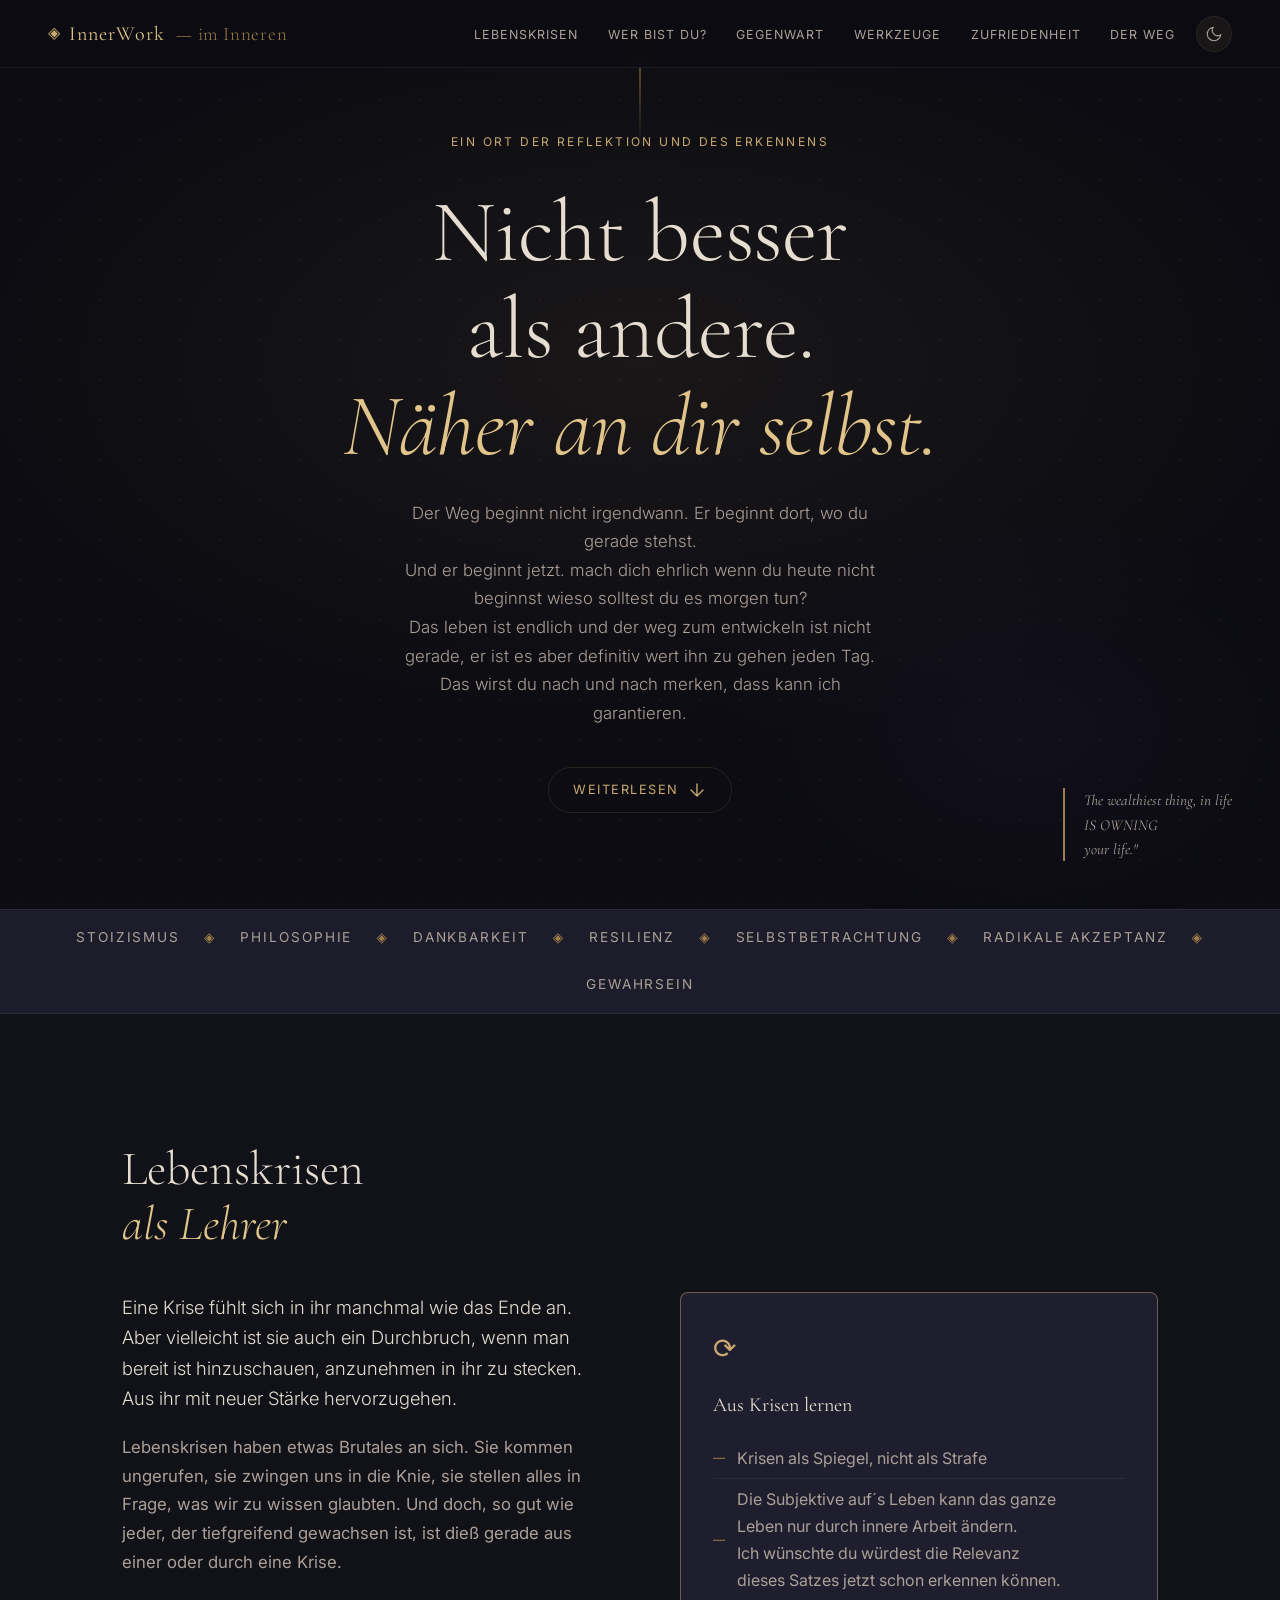
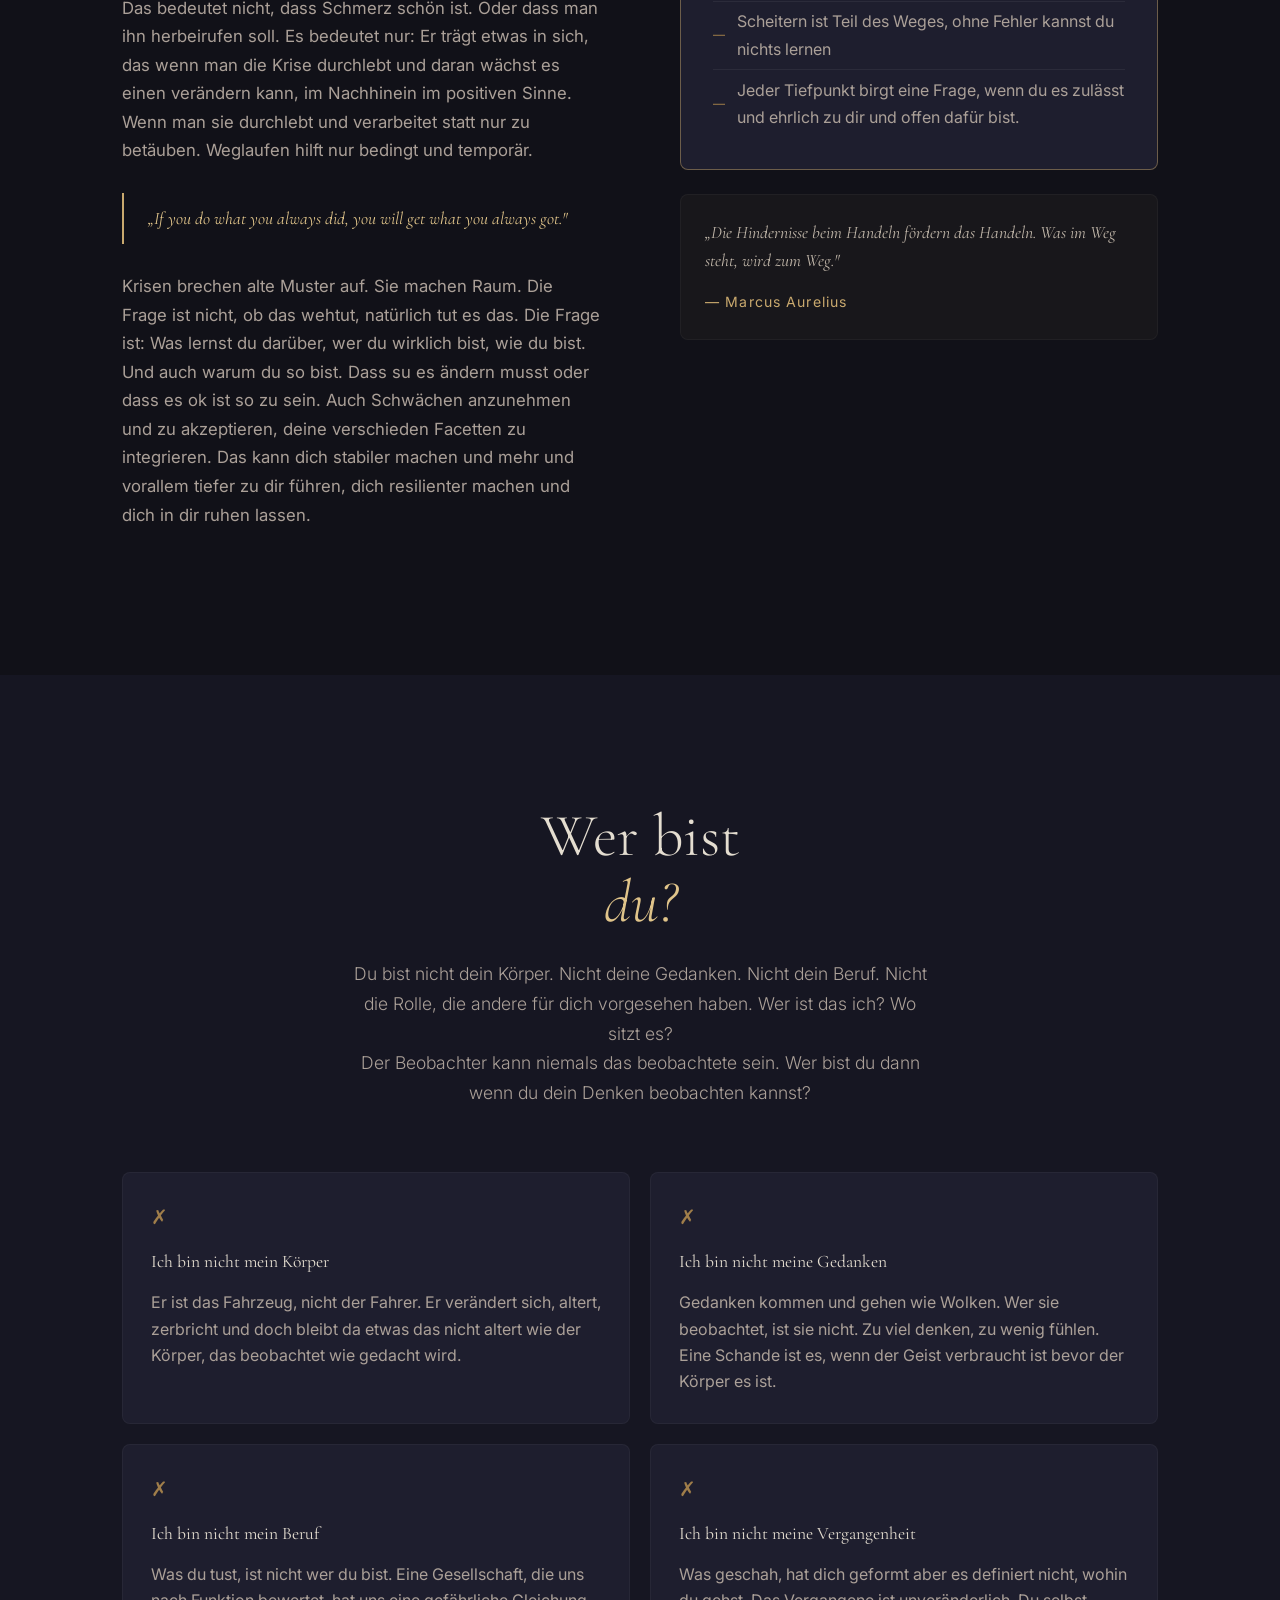
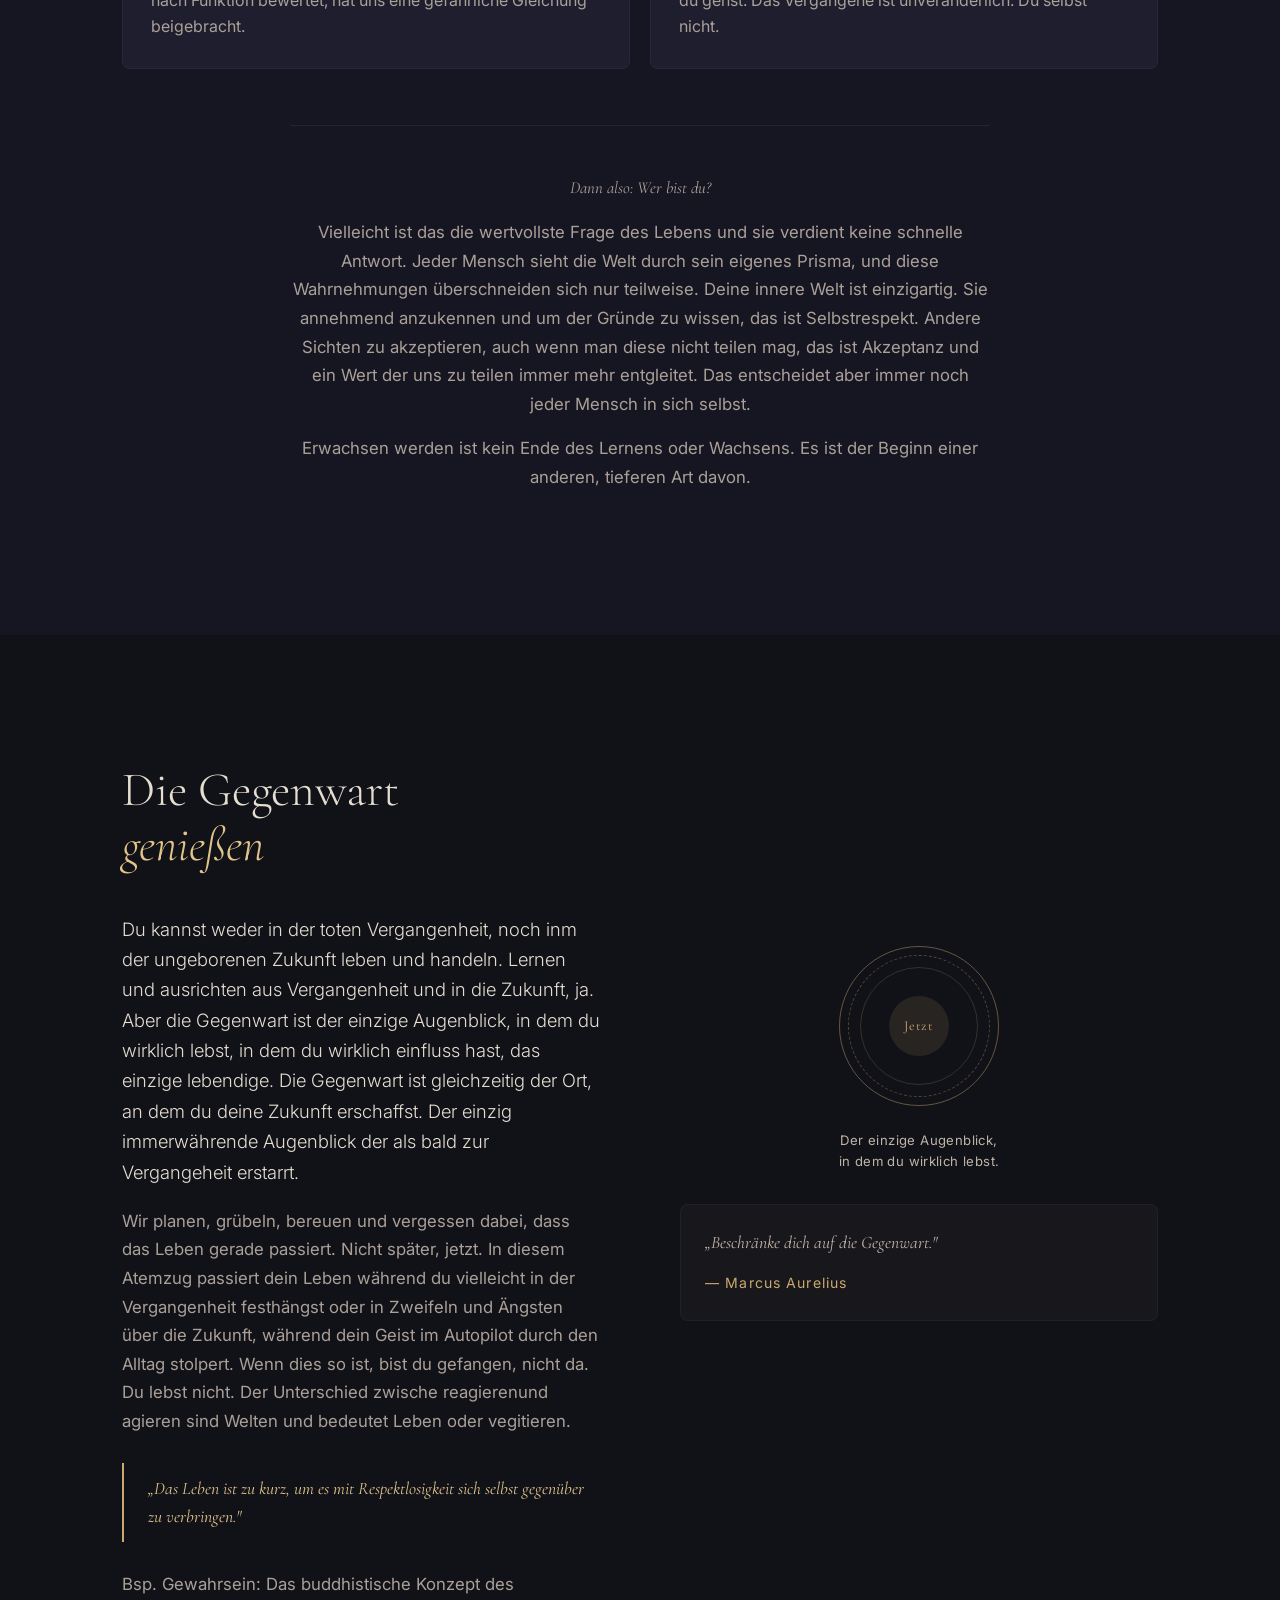
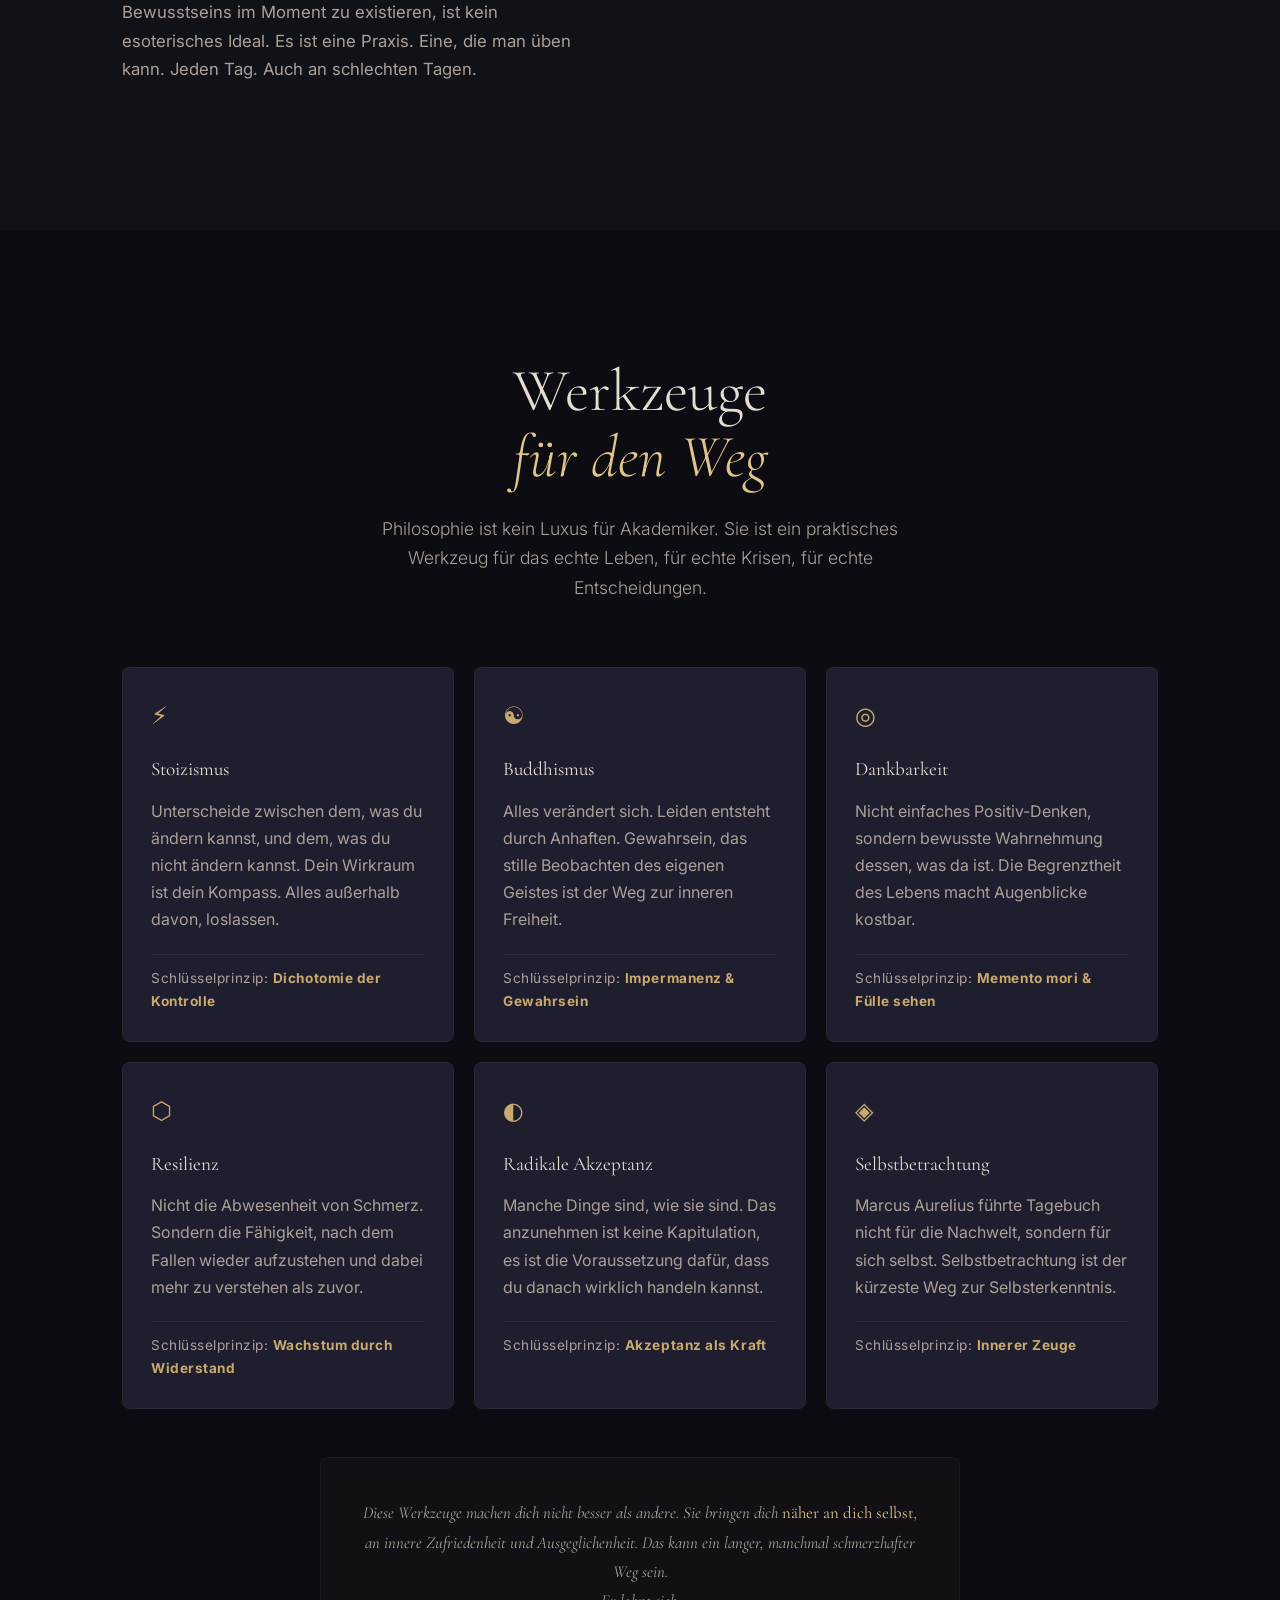
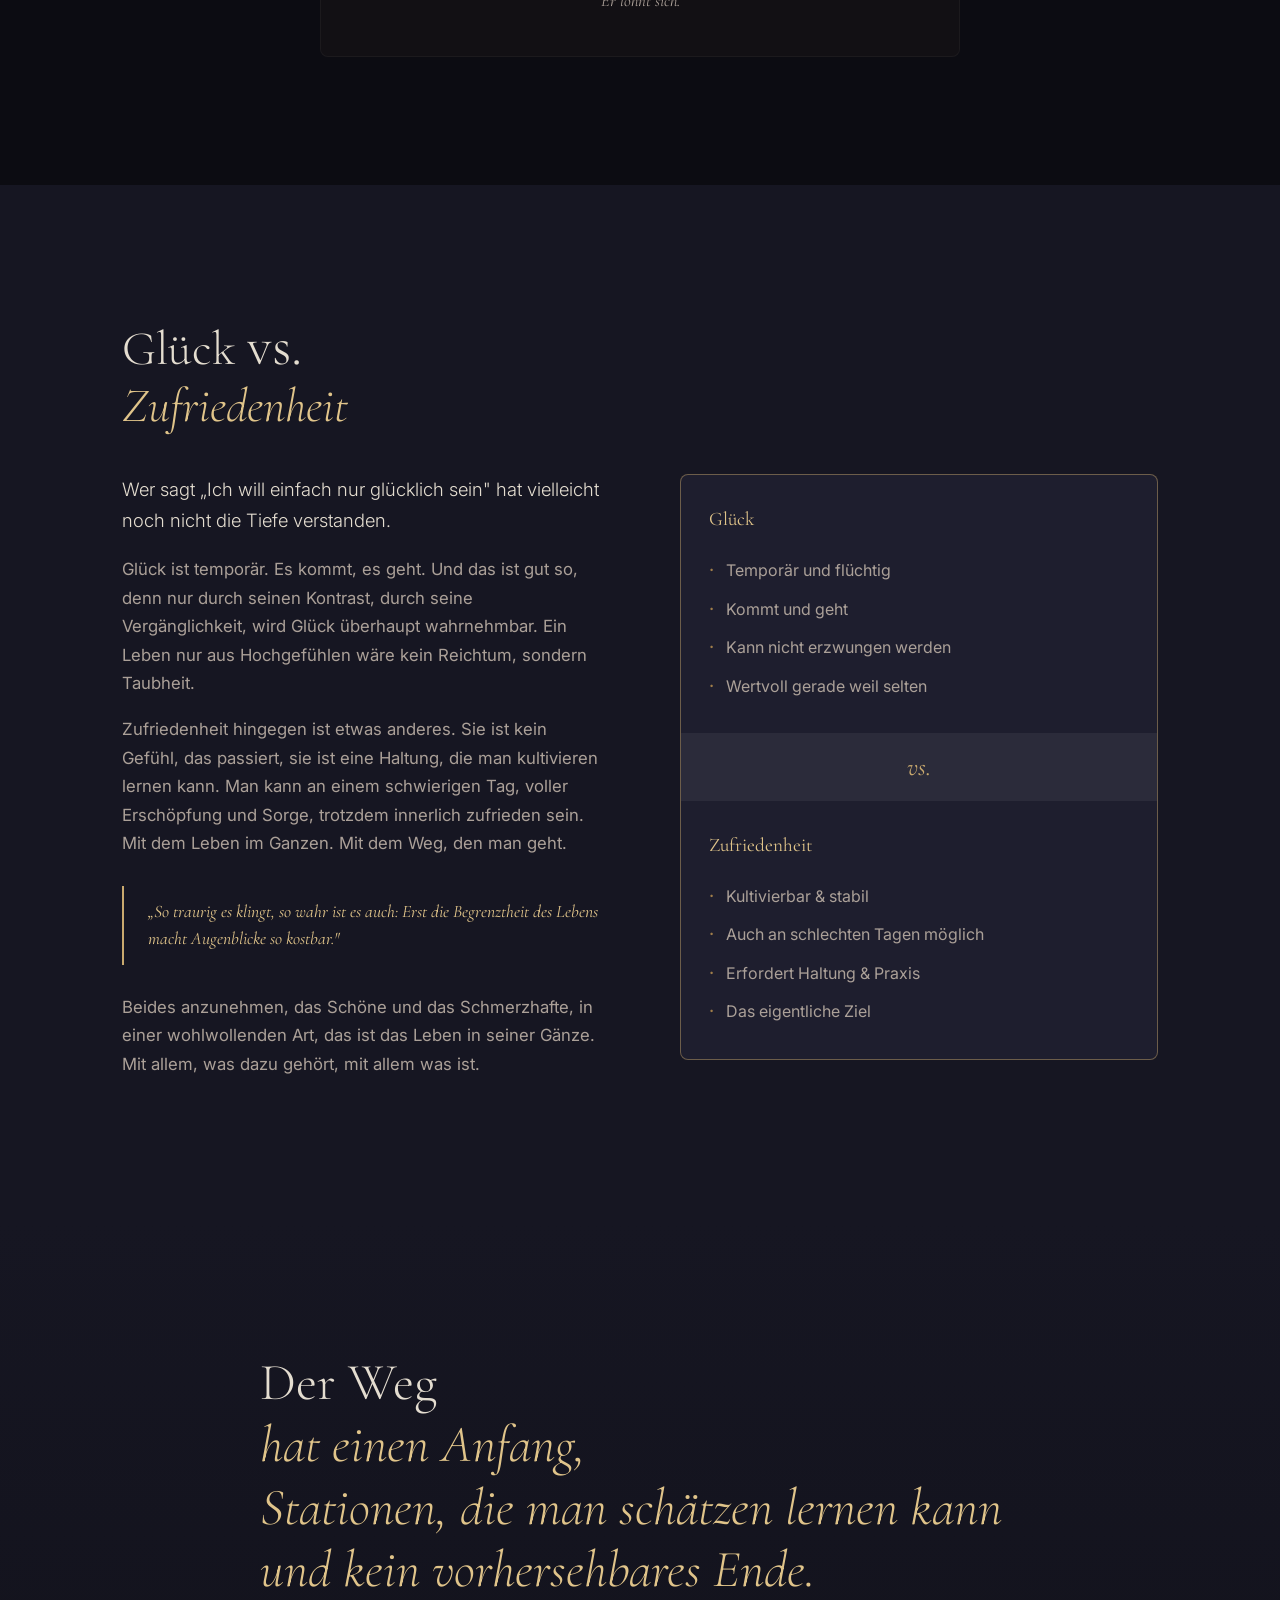
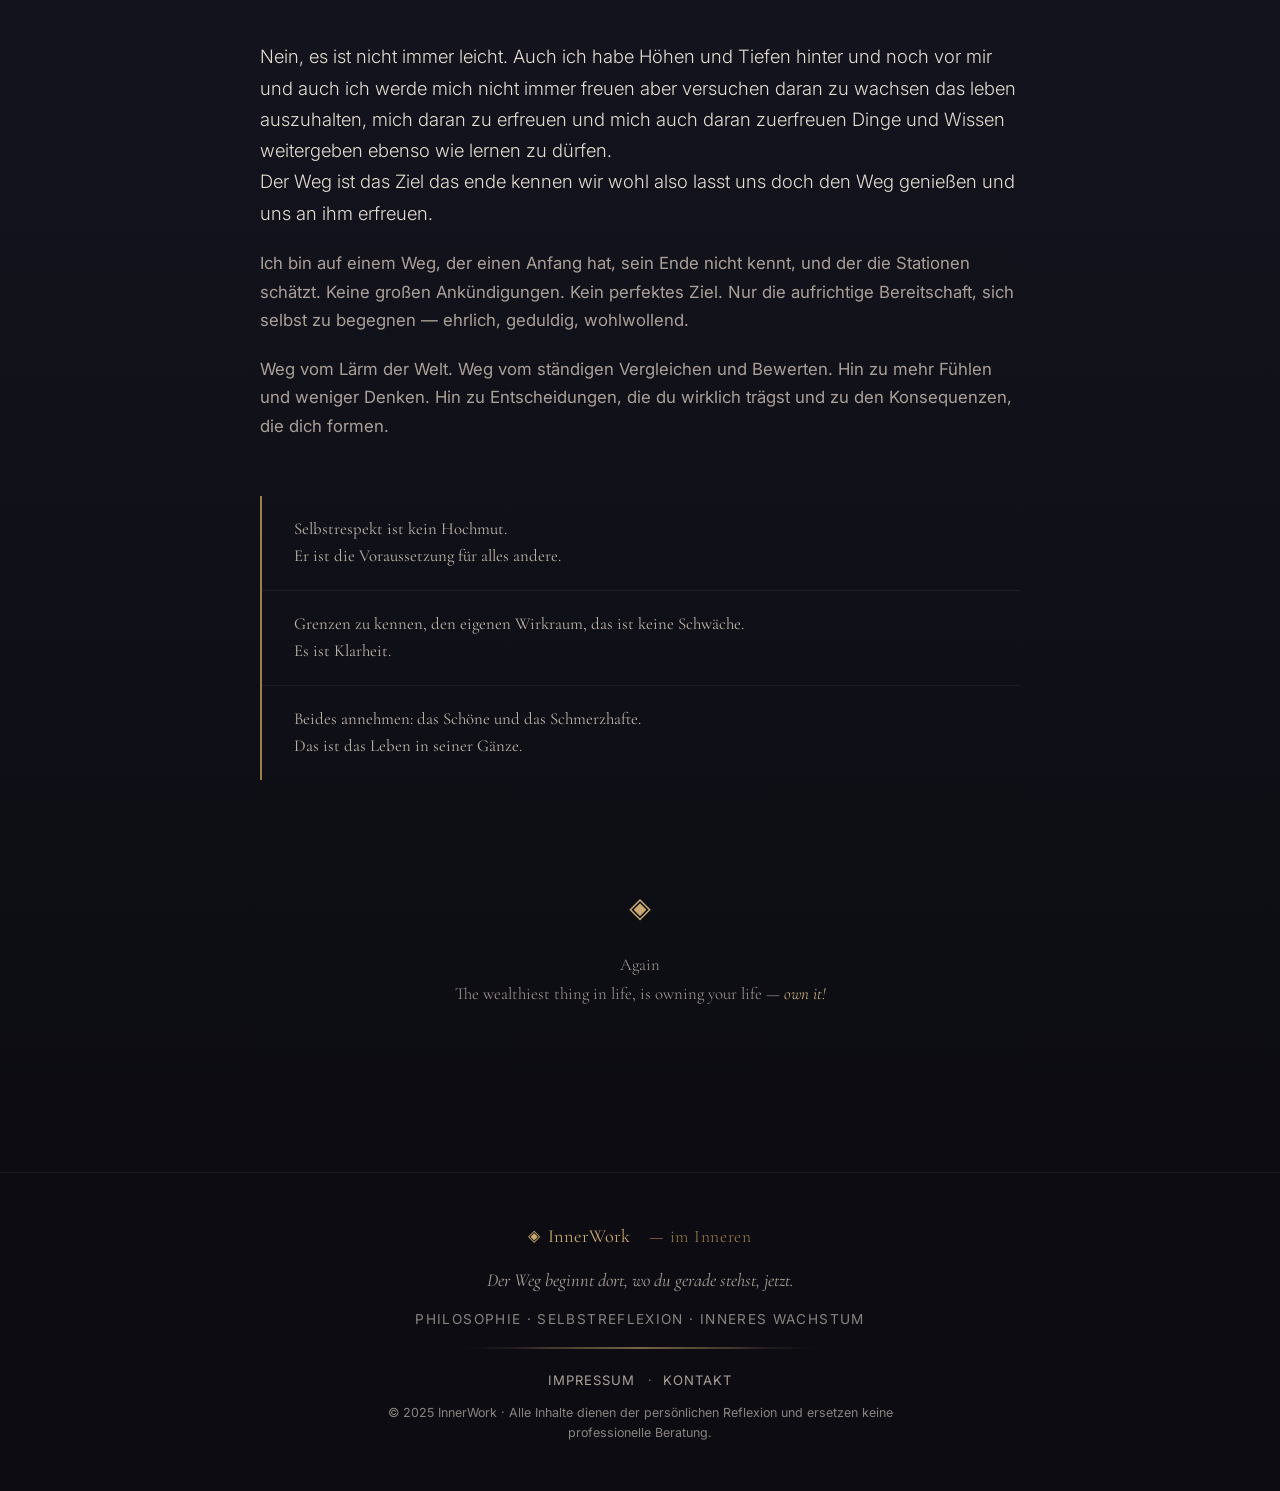
<file: index.html>
<!DOCTYPE html>
<html lang="de">
<head>
  <meta charset="UTF-8" />
  <meta name="viewport" content="width=device-width, initial-scale=1.0" />
  <meta name="color-scheme" content="dark" />
  <title>InnerWork — im Inneren</title>
  <link rel="icon" type="image/svg+xml" href="favicon.svg" />
  <link rel="preconnect" href="https://fonts.googleapis.com" />
  <link rel="preconnect" href="https://fonts.gstatic.com" crossorigin />
  <link href="https://fonts.googleapis.com/css2?family=Cormorant+Garamond:ital,wght@0,300;0,400;0,600;1,300;1,400&family=Inter:wght@300;400;500&display=swap" rel="stylesheet" />
  <link rel="stylesheet" href="style.css" />
</head>
<body>

  <!-- NAVBAR -->
  <nav class="navbar" id="navbar">
    <div class="nav-inner">
      <a href="#footer" class="nav-logo" id="navLogo">
        <span class="logo-mark">◈</span>
        <span class="logo-text"><span class="logo-name">InnerWork</span><span class="logo-sub"><span class="logo-dash">— </span>im Inneren</span></span>
      </a>
      <button class="nav-toggle" id="navToggle" aria-label="Menü öffnen">
        <span></span><span></span><span></span>
      </button>
      <!-- Desktop: nav-right inline -->
      <div class="nav-right nav-right--desktop">
        <ul class="nav-links" id="navLinks">
          <li><a href="#krisen">Lebenskrisen</a></li>
          <li><a href="#wer-bin-ich">Wer bist du?</a></li>
          <li><a href="#gegenwart">Gegenwart</a></li>
          <li><a href="#werkzeuge">Werkzeuge</a></li>
          <li><a href="#zufriedenheit">Zufriedenheit</a></li>
          <li><a href="#weg">Der Weg</a></li>
        </ul>
        <button class="theme-toggle" id="themeToggle" aria-label="Design wechseln" title="Hell/Dunkel">
          <svg class="icon-moon" width="18" height="18" viewBox="0 0 24 24" fill="none">
            <path d="M21 12.79A9 9 0 1 1 11.21 3a7 7 0 0 0 9.79 9.79z" stroke="currentColor" stroke-width="1.5" stroke-linecap="round" stroke-linejoin="round"/>
          </svg>
          <svg class="icon-sun" width="18" height="18" viewBox="0 0 24 24" fill="none" style="display:none">
            <circle cx="12" cy="12" r="5" stroke="currentColor" stroke-width="1.5"/>
            <line x1="12" y1="1" x2="12" y2="3" stroke="currentColor" stroke-width="1.5" stroke-linecap="round"/>
            <line x1="12" y1="21" x2="12" y2="23" stroke="currentColor" stroke-width="1.5" stroke-linecap="round"/>
            <line x1="4.22" y1="4.22" x2="5.64" y2="5.64" stroke="currentColor" stroke-width="1.5" stroke-linecap="round"/>
            <line x1="18.36" y1="18.36" x2="19.78" y2="19.78" stroke="currentColor" stroke-width="1.5" stroke-linecap="round"/>
            <line x1="1" y1="12" x2="3" y2="12" stroke="currentColor" stroke-width="1.5" stroke-linecap="round"/>
            <line x1="21" y1="12" x2="23" y2="12" stroke="currentColor" stroke-width="1.5" stroke-linecap="round"/>
            <line x1="4.22" y1="19.78" x2="5.64" y2="18.36" stroke="currentColor" stroke-width="1.5" stroke-linecap="round"/>
            <line x1="18.36" y1="5.64" x2="19.78" y2="4.22" stroke="currentColor" stroke-width="1.5" stroke-linecap="round"/>
          </svg>
        </button>
      </div>
    </div>
  </nav>

  <!-- Mobile overlay — außerhalb der Navbar damit kein Stacking-Context-Problem -->
  <div class="nav-overlay" id="navOverlay">
    <ul class="nav-overlay-links">
      <li><a href="#krisen">Lebenskrisen</a></li>
      <li><a href="#wer-bin-ich">Wer bist du?</a></li>
      <li><a href="#gegenwart">Gegenwart</a></li>
      <li><a href="#werkzeuge">Werkzeuge</a></li>
      <li><a href="#zufriedenheit">Zufriedenheit</a></li>
      <li><a href="#weg">Der Weg</a></li>
    </ul>
    <button class="theme-toggle" id="themeToggleMobile" aria-label="Design wechseln" title="Hell/Dunkel" style="margin-top:1rem">
      <svg class="icon-moon" width="18" height="18" viewBox="0 0 24 24" fill="none">
        <path d="M21 12.79A9 9 0 1 1 11.21 3a7 7 0 0 0 9.79 9.79z" stroke="currentColor" stroke-width="1.5" stroke-linecap="round" stroke-linejoin="round"/>
      </svg>
      <svg class="icon-sun" width="18" height="18" viewBox="0 0 24 24" fill="none" style="display:none">
        <circle cx="12" cy="12" r="5" stroke="currentColor" stroke-width="1.5"/>
        <line x1="12" y1="1" x2="12" y2="3" stroke="currentColor" stroke-width="1.5" stroke-linecap="round"/>
        <line x1="12" y1="21" x2="12" y2="23" stroke="currentColor" stroke-width="1.5" stroke-linecap="round"/>
        <line x1="4.22" y1="4.22" x2="5.64" y2="5.64" stroke="currentColor" stroke-width="1.5" stroke-linecap="round"/>
        <line x1="18.36" y1="18.36" x2="19.78" y2="19.78" stroke="currentColor" stroke-width="1.5" stroke-linecap="round"/>
        <line x1="1" y1="12" x2="3" y2="12" stroke="currentColor" stroke-width="1.5" stroke-linecap="round"/>
        <line x1="21" y1="12" x2="23" y2="12" stroke="currentColor" stroke-width="1.5" stroke-linecap="round"/>
        <line x1="4.22" y1="19.78" x2="5.64" y2="18.36" stroke="currentColor" stroke-width="1.5" stroke-linecap="round"/>
        <line x1="18.36" y1="5.64" x2="19.78" y2="4.22" stroke="currentColor" stroke-width="1.5" stroke-linecap="round"/>
      </svg>
    </button>
  </div>

  <!-- HERO -->
  <section class="hero" id="home">
    <div class="hero-bg-pattern"></div>
    <div class="hero-content">
      <p class="hero-eyebrow">Ein Ort der Reflektion und des Erkennens</p>
      <h1 class="hero-title">
        Nicht besser<br />als andere.<br />
        <em>Näher an dir selbst.</em>
      </h1>
      <p class="hero-sub">
        Der Weg beginnt nicht irgendwann. Er beginnt dort, wo du gerade stehst. 
        <br/>
        Und er beginnt jetzt. mach dich ehrlich wenn du heute nicht beginnst wieso solltest du es morgen tun?
        <br>
        Das leben ist endlich und der weg zum entwickeln ist nicht gerade, er ist es aber definitiv wert ihn zu gehen jeden Tag.
        <br/>
        Das wirst du nach und nach merken, dass kann ich garantieren.
      </p>
      <a href="#krisen" class="btn-scroll">
        <span>Weiterlesen</span>
        <svg width="20" height="20" viewBox="0 0 20 20" fill="none">
          <path d="M10 4v12M4 10l6 6 6-6" stroke="currentColor" stroke-width="1.4" stroke-linecap="round" stroke-linejoin="round"/>
        </svg>
      </a>
    </div>
    <div class="hero-quote-badge">
      <p>The wealthiest thing, in life<br/>IS OWNING<br/>your life."</p>
    </div>
  </section>

  <!-- INTRO BAND -->
  <div class="band">
    <div class="band-inner">
      <span>Stoizismus</span>
      <span class="sep">◈</span>
      <span>Philosophie</span>
      <span class="sep">◈</span>
      <span>Dankbarkeit</span>
      <span class="sep">◈</span>
      <span>Resilienz</span>
      <span class="sep">◈</span>
      <span>Selbstbetrachtung</span>
      <span class="sep">◈</span>
      <span>Radikale Akzeptanz</span>
      <span class="sep">◈</span>
      <span>Gewahrsein</span>
    </div>
  </div>

  <!-- LEBENSKRISEN -->
  <section class="section section-dark" id="krisen">
    <div class="container">
      <h2 class="section-split-heading">Lebenskrisen<br/><em>als Lehrer</em></h2>
      <div class="section-grid">
        <div class="section-text">
          <p class="lead">
            Eine Krise fühlt sich in ihr manchmal wie das Ende an. Aber vielleicht ist sie auch ein Durchbruch, wenn man bereit ist hinzuschauen, anzunehmen in ihr zu stecken. Aus ihr mit neuer Stärke hervorzugehen.
          </p>
          <p>
            Lebenskrisen haben etwas Brutales an sich. Sie kommen ungerufen, sie zwingen uns in die Knie, sie stellen alles in Frage, was wir zu wissen glaubten. Und doch, so gut wie jeder, der tiefgreifend gewachsen ist, ist dieß gerade aus einer oder durch eine Krise.
          </p>
          <p>
            Das bedeutet nicht, dass Schmerz schön ist. Oder dass man ihn herbeirufen soll. Es bedeutet nur: Er trägt etwas in sich, das wenn man die Krise durchlebt und daran wächst es einen verändern kann, im Nachhinein im positiven Sinne. Wenn man sie durchlebt und verarbeitet statt nur zu betäuben. Weglaufen hilft nur bedingt und temporär.
          </p>
          <blockquote>
            „If you do what you always did, you will get what you always got."
          </blockquote>
          <p>
            Krisen brechen alte Muster auf. Sie machen Raum. Die Frage ist nicht, ob das wehtut, natürlich tut es das. Die Frage ist: Was lernst du darüber, wer du wirklich bist, wie du bist. Und auch warum du so bist. Dass su es ändern musst oder dass es ok ist so zu sein. Auch Schwächen anzunehmen und zu akzeptieren, deine verschieden Facetten zu integrieren. Das kann dich stabiler machen und mehr und vorallem tiefer zu  dir führen, dich resilienter machen und dich in dir ruhen lassen.
          </p>
        </div>
        <div class="section-aside">
          <div class="card-highlight">
            <div class="card-icon">⟳</div>
            <h3>Aus Krisen lernen</h3>
            <ul>
              <li>Krisen als Spiegel, nicht als Strafe</li>
              <li>Die Subjektive auf´s Leben kann das ganze <br/>
                Leben nur durch innere Arbeit ändern. <br/>
                Ich wünschte du würdest die Relevanz <br/>
                dieses Satzes jetzt schon erkennen können.</li>
              <li>Scheitern ist Teil des Weges, ohne Fehler kannst du nichts lernen</li>
              <li>Jeder Tiefpunkt birgt eine Frage, wenn du es zulässt und ehrlich zu dir und offen dafür bist.</li>
            </ul>
          </div>
          <div class="aurelius-quote">
            <p>„Die Hindernisse beim Handeln fördern das Handeln. Was im Weg steht, wird zum Weg."</p>
            <cite>— Marcus Aurelius</cite>
          </div>
        </div>
      </div>
    </div>
  </section>

  <!-- WER BIN ICH -->
  <section class="section section-mid" id="wer-bin-ich">
    <div class="container">
      <h2 class="section-center-title">
        Wer bist<br/><em>du?</em>
      </h2>
      <p class="section-center-lead">
        Du bist nicht dein Körper. Nicht deine Gedanken. Nicht dein Beruf. Nicht die Rolle, die andere für dich vorgesehen haben. Wer ist das ich? Wo sitzt es? 
        <br>
        Der Beobachter kann niemals das beobachtete sein. Wer bist du dann wenn du dein Denken beobachten kannst?
      </p>

      <div class="identity-grid">
        <div class="identity-card">
          <div class="identity-cross">✗</div>
          <h4>Ich bin nicht mein Körper</h4>
          <p>Er ist das Fahrzeug, nicht der Fahrer. Er verändert sich, altert, zerbricht und doch bleibt da etwas das nicht altert wie der Körper, das beobachtet wie gedacht wird.</p>
        </div>
        <div class="identity-card">
          <div class="identity-cross">✗</div>
          <h4>Ich bin nicht meine Gedanken</h4>
          <p>Gedanken kommen und gehen wie Wolken. Wer sie beobachtet, ist sie nicht. Zu viel denken, zu wenig fühlen. Eine Schande ist es, wenn der Geist verbraucht ist bevor der Körper es ist.</p>
        </div>
        <div class="identity-card">
          <div class="identity-cross">✗</div>
          <h4>Ich bin nicht mein Beruf</h4>
          <p>Was du tust, ist nicht wer du bist. Eine Gesellschaft, die uns nach Funktion bewertet, hat uns eine gefährliche Gleichung beigebracht.</p>
        </div>
        <div class="identity-card">
          <div class="identity-cross">✗</div>
          <h4>Ich bin nicht meine Vergangenheit</h4>
          <p>Was geschah, hat dich geformt aber es definiert nicht, wohin du gehst. Das Vergangene ist unveränderlich. Du selbst nicht.</p>
        </div>
      </div>

      <div class="identity-answer">
        <p class="identity-question">Dann also: Wer bist du?</p>
        <p>
          Vielleicht ist das die wertvollste Frage des Lebens und sie verdient keine schnelle Antwort. Jeder Mensch sieht die Welt durch sein eigenes Prisma, und diese Wahrnehmungen überschneiden sich nur teilweise. Deine innere Welt ist einzigartig. Sie annehmend anzukennen und um der Gründe zu wissen, das ist Selbstrespekt. Andere Sichten zu akzeptieren, auch wenn man diese nicht teilen mag, das ist Akzeptanz und ein Wert der uns zu teilen immer mehr entgleitet. Das entscheidet aber immer noch jeder Mensch in sich selbst.
        </p>
        <p>
          Erwachsen werden ist kein Ende des Lernens oder Wachsens. Es ist der Beginn einer anderen, tieferen Art davon.
        </p>
      </div>
    </div>
  </section>

  <!-- GEGENWART -->
  <section class="section section-dark" id="gegenwart">
    <div class="container">
      <h2 class="section-split-heading">Die Gegenwart<br/><em>genießen</em></h2>
      <div class="section-grid reverse">
        <div class="section-aside">
          <div class="time-visual">
            <div class="time-ring">
              <div class="time-center">
                <span>Jetzt</span>
              </div>
            </div>
            <p class="time-caption">Der einzige Augenblick,<br/>in dem du wirklich lebst.</p>
          </div>
          <div class="aurelius-quote">
            <p>„Beschränke dich auf die Gegenwart."</p>
            <cite>— Marcus Aurelius</cite>
          </div>
        </div>
        <div class="section-text">
          <p class="lead">
            Du kannst weder in der toten Vergangenheit, noch inm der ungeborenen Zukunft leben und handeln. Lernen und ausrichten aus Vergangenheit und in die Zukunft, ja. Aber die Gegenwart ist der einzige Augenblick, in dem du wirklich lebst, in dem du wirklich einfluss hast, das einzige lebendige. Die Gegenwart ist gleichzeitig der Ort, an dem du deine Zukunft erschaffst. Der einzig immerwährende Augenblick der als bald zur Vergangeheit erstarrt.
          </p>
          <p>
            Wir planen, grübeln, bereuen und vergessen dabei, dass das Leben gerade passiert. Nicht später, jetzt. In diesem Atemzug passiert dein Leben während du vielleicht in der Vergangenheit festhängst oder in Zweifeln und Ängsten über die Zukunft, während dein Geist im Autopilot durch den Alltag stolpert. Wenn dies so ist, bist du gefangen, nicht da. Du lebst nicht. Der Unterschied zwische reagierenund agieren sind Welten und bedeutet Leben oder vegitieren.
          </p>
          <blockquote>
            „Das Leben ist zu kurz, um es mit Respektlosigkeit sich selbst gegenüber zu verbringen."
          </blockquote>
          <p>
            Bsp. Gewahrsein: Das buddhistische Konzept des Bewusstseins im Moment zu existieren, ist kein esoterisches Ideal. Es ist eine Praxis. Eine, die man üben kann. Jeden Tag. Auch an schlechten Tagen.
          </p>
        </div>
      </div>
    </div>
  </section>

  <!-- WERKZEUGE -->
  <section class="section section-tools" id="werkzeuge">
    <div class="container">
      <h2 class="section-center-title">
        Werkzeuge<br/><em>für den Weg</em>
      </h2>
      <p class="section-center-lead">
        Philosophie ist kein Luxus für Akademiker. Sie ist ein praktisches Werkzeug für das echte Leben, für echte Krisen, für echte Entscheidungen.
      </p>

      <div class="tools-grid">
        <div class="tool-card">
          <div class="tool-icon">⚡</div>
          <h3>Stoizismus</h3>
          <p>Unterscheide zwischen dem, was du ändern kannst, und dem, was du nicht ändern kannst. Dein Wirkraum ist dein Kompass. Alles außerhalb davon, loslassen.</p>
          <div class="tool-key">Schlüsselprinzip: <strong>Dichotomie der Kontrolle</strong></div>
        </div>
        <div class="tool-card">
          <div class="tool-icon">☯</div>
          <h3>Buddhismus</h3>
          <p>Alles verändert sich. Leiden entsteht durch Anhaften. Gewahrsein, das stille Beobachten des eigenen Geistes ist der Weg zur inneren Freiheit.</p>
          <div class="tool-key">Schlüsselprinzip: <strong>Impermanenz &amp; Gewahrsein</strong></div>
        </div>
        <div class="tool-card">
          <div class="tool-icon">◎</div>
          <h3>Dankbarkeit</h3>
          <p>Nicht einfaches Positiv-Denken, sondern bewusste Wahrnehmung dessen, was da ist. Die Begrenztheit des Lebens macht Augenblicke kostbar.</p>
          <div class="tool-key">Schlüsselprinzip: <strong>Memento mori &amp; Fülle sehen</strong></div>
        </div>
        <div class="tool-card">
          <div class="tool-icon">⬡</div>
          <h3>Resilienz</h3>
          <p>Nicht die Abwesenheit von Schmerz. Sondern die Fähigkeit, nach dem Fallen wieder aufzustehen und dabei mehr zu verstehen als zuvor.</p>
          <div class="tool-key">Schlüsselprinzip: <strong>Wachstum durch Widerstand</strong></div>
        </div>
        <div class="tool-card">
          <div class="tool-icon">◐</div>
          <h3>Radikale Akzeptanz</h3>
          <p>Manche Dinge sind, wie sie sind. Das anzunehmen ist keine Kapitulation, es ist die Voraussetzung dafür, dass du danach wirklich handeln kannst.</p>
          <div class="tool-key">Schlüsselprinzip: <strong>Akzeptanz als Kraft</strong></div>
        </div>
        <div class="tool-card">
          <div class="tool-icon">◈</div>
          <h3>Selbstbetrachtung</h3>
          <p>Marcus Aurelius führte Tagebuch nicht für die Nachwelt, sondern für sich selbst. Selbstbetrachtung ist der kürzeste Weg zur Selbsterkenntnis.</p>
          <div class="tool-key">Schlüsselprinzip: <strong>Innerer Zeuge</strong></div>
        </div>
      </div>

      <div class="tools-footer">
        <p>Diese Werkzeuge machen dich nicht besser als andere. Sie bringen dich <em>näher an dich selbst</em>, an innere Zufriedenheit und Ausgeglichenheit. Das kann ein langer, manchmal schmerzhafter Weg sein.
          <br/>
          Er lohnt sich.</p>
      </div>
    </div>
  </section>

  <!-- ZUFRIEDENHEIT -->
  <section class="section section-mid" id="zufriedenheit">
    <div class="container">
      <h2 class="section-split-heading">Glück <span class="heading-vs">vs.</span><br/><em>Zufriedenheit</em></h2>
      <div class="section-grid">
        <div class="section-text">
          <p class="lead">
            Wer sagt „Ich will einfach nur glücklich sein" hat vielleicht noch nicht die Tiefe verstanden.
          </p>
          <p>
            Glück ist temporär. Es kommt, es geht. Und das ist gut so, denn nur durch seinen Kontrast, durch seine Vergänglichkeit, wird Glück überhaupt wahrnehmbar. Ein Leben nur aus Hochgefühlen wäre kein Reich­tum, sondern Taubheit.
          </p>
          <p>
            Zufriedenheit hingegen ist etwas anderes. Sie ist kein Gefühl, das passiert, sie ist eine Haltung, die man kultivieren lernen kann. Man kann an einem schwierigen Tag, voller Erschöpfung und Sorge, trotzdem innerlich zufrieden sein. Mit dem Leben im Ganzen. Mit dem Weg, den man geht.
          </p>
          <blockquote>
            „So traurig es klingt, so wahr ist es auch: Erst die Begrenztheit des Lebens macht Augenblicke so kostbar."
          </blockquote>
          <p>
            Beides anzunehmen, das Schöne und das Schmerzhafte, in einer wohlwollenden Art, das ist das Leben in seiner Gänze. Mit allem, was dazu gehört, mit allem was ist.
          </p>
        </div>
        <div class="section-aside">
          <div class="compare-block">
            <div class="compare-item">
              <h4>Glück</h4>
              <ul>
                <li>Temporär und flüchtig</li>
                <li>Kommt und geht</li>
                <li>Kann nicht erzwungen werden</li>
                <li>Wertvoll gerade weil selten</li>
              </ul>
            </div>
            <div class="compare-divider">vs.</div>
            <div class="compare-item">
              <h4>Zufriedenheit</h4>
              <ul>
                <li>Kultivierbar &amp; stabil</li>
                <li>Auch an schlechten Tagen möglich</li>
                <li>Erfordert Haltung &amp; Praxis</li>
                <li>Das eigentliche Ziel</li>
              </ul>
            </div>
          </div>
        </div>
      </div>
    </div>
  </section>

  <!-- DER WEG -->
  <section class="section section-final" id="weg">
    <div class="container">
      <div class="final-content">
        <h2>Der Weg<br/><em>hat einen Anfang,<br/>Stationen, die man schätzen lernen kann und kein vorhersehbares Ende.</em></h2>
        <p class="lead">
          Nein, es ist nicht immer leicht. Auch ich habe Höhen und Tiefen hinter und noch vor mir und auch ich werde mich nicht immer freuen aber versuchen daran zu wachsen das leben auszuhalten, mich daran zu erfreuen und mich auch daran zuerfreuen Dinge und Wissen weitergeben ebenso wie lernen zu dürfen.
        <br/>
        Der Weg ist das Ziel das ende kennen wir wohl also lasst uns doch den Weg genießen und uns an ihm erfreuen.
        </p>
        <p>
          Ich bin auf einem Weg, der einen Anfang hat, sein Ende nicht kennt, und der die Stationen schätzt. Keine großen Ankündigungen. Kein perfektes Ziel. Nur die aufrichtige Bereitschaft, sich selbst zu begegnen — ehrlich, geduldig, wohlwollend.
        </p>
        <p>
          Weg vom Lärm der Welt. Weg vom ständigen Vergleichen und Bewerten. Hin zu mehr Fühlen und weniger Denken. Hin zu Entscheidungen, die du wirklich trägst und zu den Konsequenzen, die dich formen.
        </p>
        <div class="final-affirmations">
          <div class="affirmation">Selbstrespekt ist kein Hochmut.<br/>Er ist die Voraussetzung für alles andere.</div>
          <div class="affirmation">Grenzen zu kennen, den eigenen Wirkraum, das ist keine Schwäche.<br/>Es ist Klarheit.</div>
          <div class="affirmation">Beides annehmen: das Schöne und das Schmerzhafte.<br/>Das ist das Leben in seiner Gänze.</div>
        </div>
        <div class="final-closing">
          <div class="closing-mark">◈</div>
          <p class="closing-text">
            Again
            <br/>
            The wealthiest thing in life, is owning your life — <em>own it!</em>
          </p>
        </div>
      </div>
    </div>
  </section>

  <!-- FOOTER -->
  <footer class="footer" id="footer">
    <div class="footer-inner">
      <a href="#home" class="footer-logo">
        <span class="logo-mark">◈</span> InnerWork <span class="logo-sub">— im Inneren</span>
      </a>
      <p class="footer-motto">Der Weg beginnt dort, wo du gerade stehst, jetzt.</p>
      <p class="footer-copy">Philosophie · Selbstreflexion · Inneres Wachstum</p>
      <svg class="footer-divider" viewBox="0 0 300 2" xmlns="http://www.w3.org/2000/svg" preserveAspectRatio="none" aria-hidden="true">
        <defs>
          <linearGradient id="divGrad" x1="0" y1="0" x2="1" y2="0">
            <stop offset="0%"   stop-color="#c9a96e" stop-opacity="0"/>
            <stop offset="50%"  stop-color="#c9a96e" stop-opacity="0.75"/>
            <stop offset="100%" stop-color="#c9a96e" stop-opacity="0"/>
          </linearGradient>
        </defs>
        <ellipse cx="150" cy="1" rx="150" ry="0.83" fill="url(#divGrad)"/>
      </svg>
      <div class="footer-links">
        <a href="impressum.html" class="footer-link">Impressum</a>
        <span class="footer-link-sep">·</span>
        <button class="footer-link" id="openKontakt">Kontakt</button>
      </div>
      <p class="footer-legal">© 2025 InnerWork · Alle Inhalte dienen der persönlichen Reflexion und ersetzen keine professionelle Beratung.</p>
    </div>
  </footer>

  <!-- KONTAKT MODAL -->
  <div class="modal-overlay" id="kontaktModal" role="dialog" aria-modal="true" aria-label="Kontakt">
    <div class="modal-box modal-box--sm">
      <button class="modal-close" id="closeKontakt" aria-label="Schließen">✕</button>
      <h2 class="modal-title">Kontakt</h2>
      <p class="modal-intro">Ich werde dich nicht umfassend beraten können aber vielleicht kann ich dir einen Impuls geben oder Anlaufstellen nennen, die auch mir gut und effektiv geholfen haben. Schreib mir gern.</p>
      <form class="kontakt-form" action="https://formsubmit.co/info.innerwork@gmx.de" method="POST">
        <input type="hidden" name="_subject" value="Kontaktanfrage InnerWork">
        <input type="hidden" name="_captcha" value="false">
        <input type="hidden" name="_template" value="basic">
        <input type="hidden" name="_next" value="">
        <div class="form-group">
          <label for="kName">Name</label>
          <input type="text" id="kName" name="name" placeholder="Dein Name" required/>
        </div>
        <div class="form-group">
          <label for="kEmail">E-Mail</label>
          <input type="email" id="kEmail" name="email" placeholder="deine@email.de" required/>
        </div>
        <div class="form-group">
          <label for="kMsg">Nachricht</label>
          <textarea id="kMsg" name="nachricht" rows="5" placeholder="Was beschäftigt dich?" required></textarea>
        </div>
        <button type="submit" class="form-submit">Absenden</button>
      </form>
    </div>
  </div>

  <script src="script.js"></script>
</body>
</html>
</file>
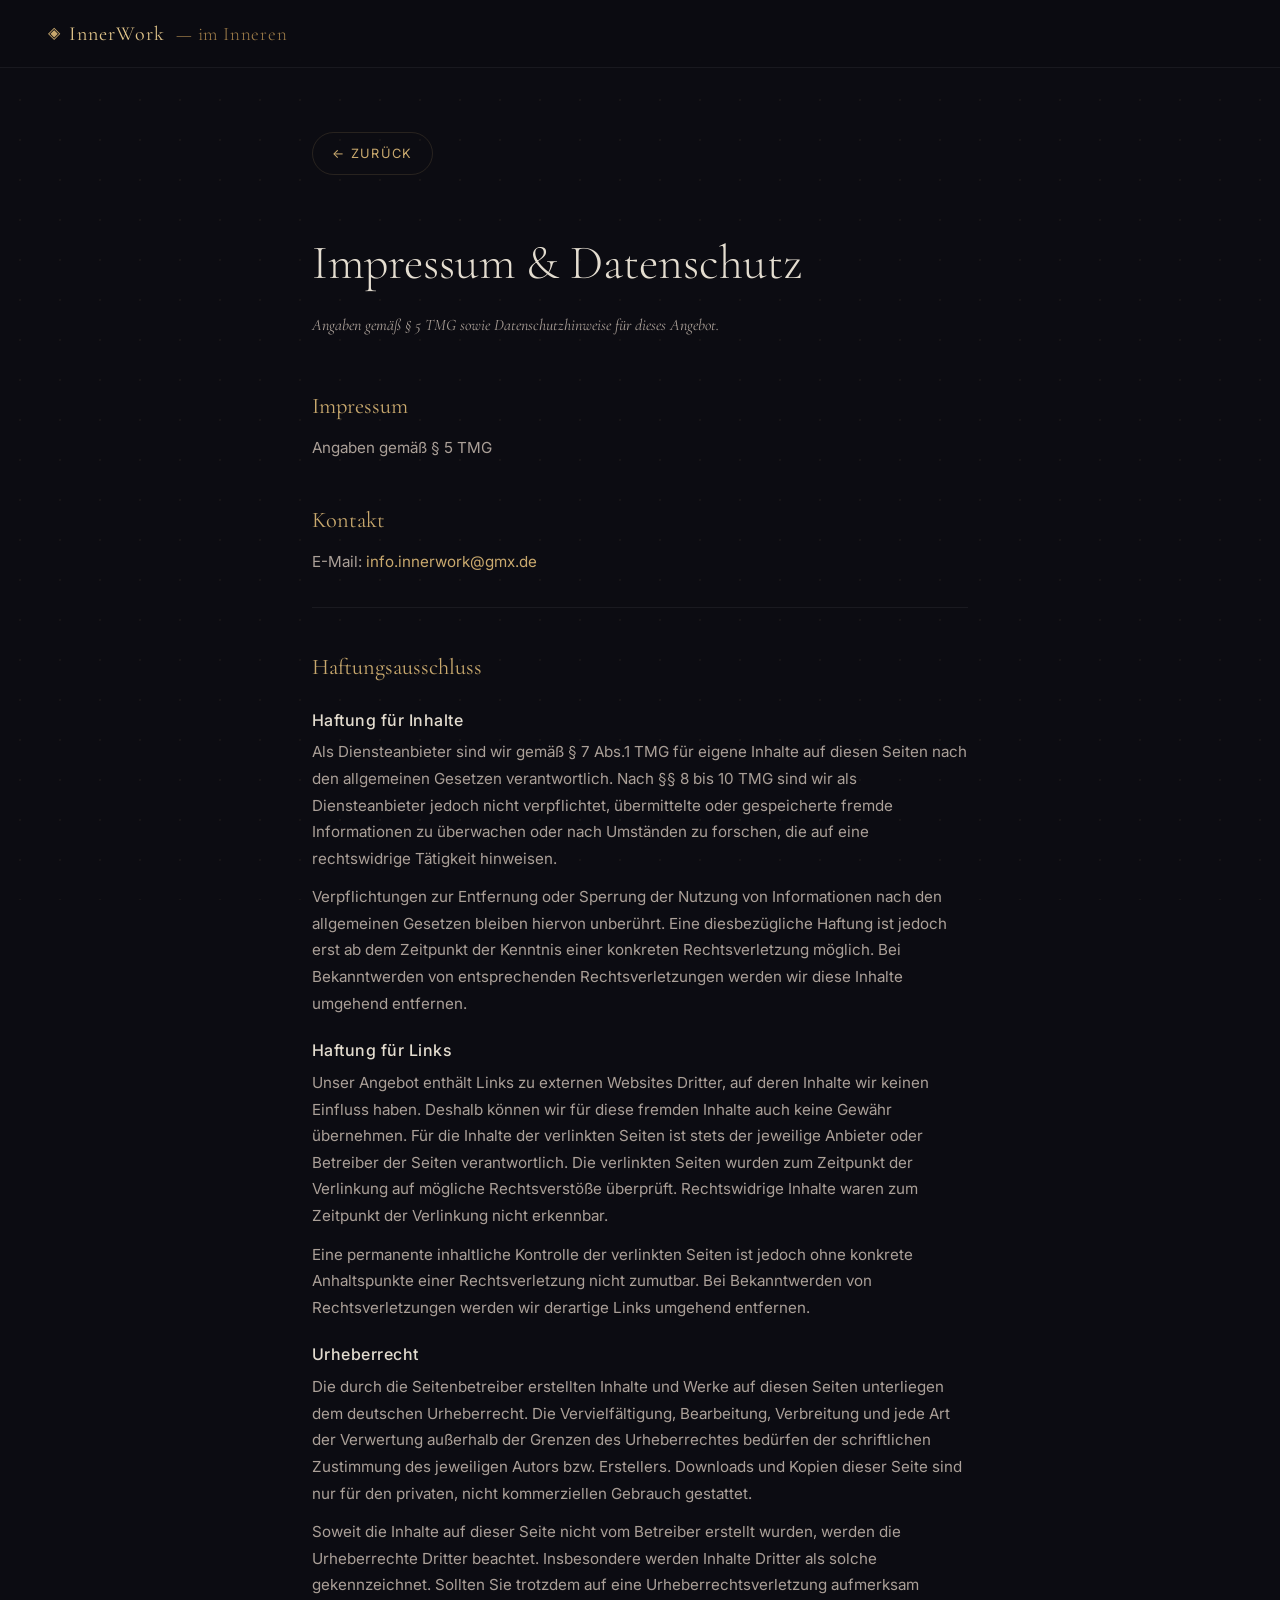
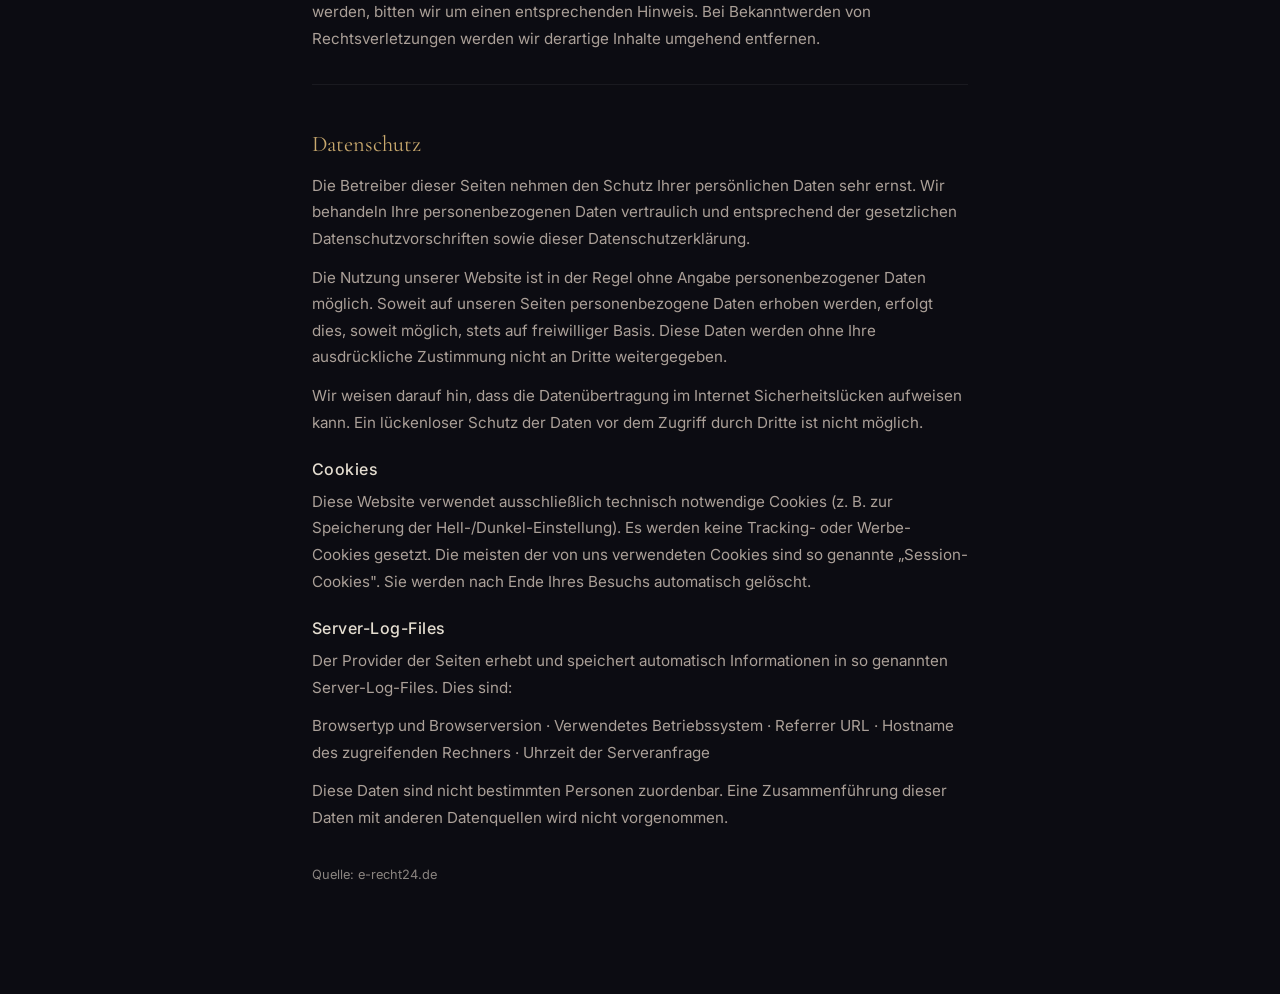
<file: impressum.html>
<!DOCTYPE html>
<html lang="de">
<head>
  <meta charset="UTF-8" />
  <meta name="viewport" content="width=device-width, initial-scale=1.0" />
  <meta name="color-scheme" content="dark" />
  <title>Impressum & Datenschutz — InnerWork</title>
  <link rel="icon" type="image/svg+xml" href="favicon.svg" />
  <link rel="preconnect" href="https://fonts.googleapis.com" />
  <link rel="preconnect" href="https://fonts.gstatic.com" crossorigin />
  <link href="https://fonts.googleapis.com/css2?family=Cormorant+Garamond:ital,wght@0,300;0,400;0,600;1,300;1,400&family=Inter:wght@300;400;500&display=swap" rel="stylesheet" />
  <link rel="stylesheet" href="style.css" />
  <style>
    .impressum-page {
      max-width: 720px;
      margin: 0 auto;
      padding: calc(var(--nav-h) + 4rem) 2rem 6rem;
    }
    .impressum-page h1 {
      font-family: var(--font-serif);
      font-size: clamp(2rem, 5vw, 3rem);
      font-weight: 300;
      color: var(--text);
      margin-bottom: 0.4rem;
    }
    .impressum-page .sub {
      font-family: var(--font-serif);
      font-style: italic;
      color: var(--text-dim);
      font-size: 1rem;
      margin-bottom: 3rem;
    }
    .impressum-page h2 {
      font-family: var(--font-serif);
      font-size: 1.4rem;
      font-weight: 400;
      color: var(--gold);
      margin: 2.5rem 0 0.6rem;
    }
    .impressum-page h3 {
      font-size: 1rem;
      font-weight: 500;
      color: var(--text);
      margin: 1.25rem 0 0.35rem;
      letter-spacing: 0.03em;
    }
    .impressum-page p {
      font-size: 0.95rem;
      color: var(--text-dim);
      line-height: 1.75;
      margin-bottom: 0.75rem;
    }
    .impressum-page a {
      color: var(--gold);
      text-decoration: none;
    }
    .impressum-page a:hover { text-decoration: underline; }
    .impressum-page .source {
      font-size: 0.8rem;
      color: var(--text-faint);
      margin-top: 2rem;
    }
    .impressum-back {
      display: inline-flex;
      align-items: center;
      gap: 0.5rem;
      color: var(--gold);
      text-decoration: none;
      font-size: 0.8rem;
      letter-spacing: 0.1em;
      text-transform: uppercase;
      border: 1px solid var(--border);
      padding: 0.6rem 1.2rem;
      border-radius: 40px;
      transition: all 0.2s;
      margin-bottom: 3rem;
      display: inline-flex;
    }
    .impressum-back:hover {
      background: rgba(201, 169, 110, 0.1);
      border-color: var(--gold-dim);
    }
    .impressum-divider {
      border: none;
      border-top: 1px solid var(--border-dim);
      margin: 2rem 0;
    }
  </style>
</head>
<body>

  <!-- NAVBAR -->
  <nav class="navbar" id="navbar">
    <div class="nav-inner">
      <a href="index.html#footer" class="nav-logo">
        <span class="logo-mark">◈</span>
        <span class="logo-text"><span class="logo-name">InnerWork</span><span class="logo-sub"><span class="logo-dash">— </span>im Inneren</span></span>
      </a>
    </div>
  </nav>

  <main class="impressum-page">
    <a href="index.html" class="impressum-back">← Zurück</a>

    <h1>Impressum &amp; Datenschutz</h1>
    <p class="sub">Angaben gemäß § 5 TMG sowie Datenschutzhinweise für dieses Angebot.</p>

    <h2>Impressum</h2>
    <p>Angaben gemäß § 5 TMG</p>
    

    <h2>Kontakt</h2>
    <p>E-Mail: <a href="mailto:info.innerwork@gmx.de">info.innerwork@gmx.de</a></p>

    <hr class="impressum-divider"/>

    <h2>Haftungsausschluss</h2>

    <h3>Haftung für Inhalte</h3>
    <p>Als Diensteanbieter sind wir gemäß § 7 Abs.1 TMG für eigene Inhalte auf diesen Seiten nach den allgemeinen Gesetzen verantwortlich. Nach §§ 8 bis 10 TMG sind wir als Diensteanbieter jedoch nicht verpflichtet, übermittelte oder gespeicherte fremde Informationen zu überwachen oder nach Umständen zu forschen, die auf eine rechtswidrige Tätigkeit hinweisen.</p>
    <p>Verpflichtungen zur Entfernung oder Sperrung der Nutzung von Informationen nach den allgemeinen Gesetzen bleiben hiervon unberührt. Eine diesbezügliche Haftung ist jedoch erst ab dem Zeitpunkt der Kenntnis einer konkreten Rechtsverletzung möglich. Bei Bekanntwerden von entsprechenden Rechtsverletzungen werden wir diese Inhalte umgehend entfernen.</p>

    <h3>Haftung für Links</h3>
    <p>Unser Angebot enthält Links zu externen Websites Dritter, auf deren Inhalte wir keinen Einfluss haben. Deshalb können wir für diese fremden Inhalte auch keine Gewähr übernehmen. Für die Inhalte der verlinkten Seiten ist stets der jeweilige Anbieter oder Betreiber der Seiten verantwortlich. Die verlinkten Seiten wurden zum Zeitpunkt der Verlinkung auf mögliche Rechtsverstöße überprüft. Rechtswidrige Inhalte waren zum Zeitpunkt der Verlinkung nicht erkennbar.</p>
    <p>Eine permanente inhaltliche Kontrolle der verlinkten Seiten ist jedoch ohne konkrete Anhaltspunkte einer Rechtsverletzung nicht zumutbar. Bei Bekanntwerden von Rechtsverletzungen werden wir derartige Links umgehend entfernen.</p>

    <h3>Urheberrecht</h3>
    <p>Die durch die Seitenbetreiber erstellten Inhalte und Werke auf diesen Seiten unterliegen dem deutschen Urheberrecht. Die Vervielfältigung, Bearbeitung, Verbreitung und jede Art der Verwertung außerhalb der Grenzen des Urheberrechtes bedürfen der schriftlichen Zustimmung des jeweiligen Autors bzw. Erstellers. Downloads und Kopien dieser Seite sind nur für den privaten, nicht kommerziellen Gebrauch gestattet.</p>
    <p>Soweit die Inhalte auf dieser Seite nicht vom Betreiber erstellt wurden, werden die Urheberrechte Dritter beachtet. Insbesondere werden Inhalte Dritter als solche gekennzeichnet. Sollten Sie trotzdem auf eine Urheberrechtsverletzung aufmerksam werden, bitten wir um einen entsprechenden Hinweis. Bei Bekanntwerden von Rechtsverletzungen werden wir derartige Inhalte umgehend entfernen.</p>

    <hr class="impressum-divider"/>

    <h2>Datenschutz</h2>
    <p>Die Betreiber dieser Seiten nehmen den Schutz Ihrer persönlichen Daten sehr ernst. Wir behandeln Ihre personenbezogenen Daten vertraulich und entsprechend der gesetzlichen Datenschutzvorschriften sowie dieser Datenschutzerklärung.</p>
    <p>Die Nutzung unserer Website ist in der Regel ohne Angabe personenbezogener Daten möglich. Soweit auf unseren Seiten personenbezogene Daten erhoben werden, erfolgt dies, soweit möglich, stets auf freiwilliger Basis. Diese Daten werden ohne Ihre ausdrückliche Zustimmung nicht an Dritte weitergegeben.</p>
    <p>Wir weisen darauf hin, dass die Datenübertragung im Internet Sicherheitslücken aufweisen kann. Ein lückenloser Schutz der Daten vor dem Zugriff durch Dritte ist nicht möglich.</p>

    <h3>Cookies</h3>
    <p>Diese Website verwendet ausschließlich technisch notwendige Cookies (z. B. zur Speicherung der Hell-/Dunkel-Einstellung). Es werden keine Tracking- oder Werbe-Cookies gesetzt. Die meisten der von uns verwendeten Cookies sind so genannte „Session-Cookies". Sie werden nach Ende Ihres Besuchs automatisch gelöscht.</p>

    <h3>Server-Log-Files</h3>
    <p>Der Provider der Seiten erhebt und speichert automatisch Informationen in so genannten Server-Log-Files. Dies sind:</p>
    <p>Browsertyp und Browserversion · Verwendetes Betriebssystem · Referrer URL · Hostname des zugreifenden Rechners · Uhrzeit der Serveranfrage</p>
    <p>Diese Daten sind nicht bestimmten Personen zuordenbar. Eine Zusammenführung dieser Daten mit anderen Datenquellen wird nicht vorgenommen.</p>

    <p class="source">Quelle: e-recht24.de</p>
  </main>

  <script>
    // Navbar scroll
    const navbar = document.getElementById('navbar');
    window.addEventListener('scroll', () => {
      navbar.classList.toggle('scrolled', window.scrollY > 40);
    });
    // Theme persist — default ist immer Dark Mode
    if (localStorage.getItem('theme') === 'light') {
      document.body.classList.add('light');
    } else {
      localStorage.setItem('theme', 'dark');
    }
  </script>
</body>
</html>
</file>
<file: style.css>
/* =============================================
   IM INNEREN — Tiefgründiges Design
   ============================================= */

:root {
  --bg-deep:    #0c0c12;
  --bg-dark:    #111118;
  --bg-mid:     #161622;
  --bg-surface: #1c1c2a;
  --bg-card:    #1e1e2e;

  --gold:       #c9a96e;
  --gold-light: #e0c48a;
  --gold-dim:   #a07e4a;

  --text:       #e4ddd0;
  --text-dim:   #aba098;
  --text-muted: #bfb5a8;
  --text-faint: #8a8480;

  --border:       rgba(201, 169, 110, 0.15);
  --border-dim:   rgba(255, 255, 255, 0.06);
  --border-card:  rgba(255, 255, 255, 0.04);
  --border-gold:  rgba(201, 169, 110, 0.45);

  --font-serif: 'Cormorant Garamond', Georgia, serif;
  --font-sans:  'Inter', system-ui, sans-serif;

  --radius: 4px;
  --nav-h: 68px;
}

/* RESET & BASE */
*, *::before, *::after { box-sizing: border-box; margin: 0; padding: 0; }

html {
  scroll-behavior: smooth;
  font-size: 16px;
}

body {
  font-family: var(--font-sans);
  background: var(--bg-deep);
  color: var(--text);
  line-height: 1.7;
  -webkit-font-smoothing: antialiased;
}

/* BACKGROUND TEXTURE — subtle dot grid */
body::before {
  content: '';
  position: fixed;
  inset: 0;
  background-image:
    radial-gradient(circle, rgba(201, 169, 110, 0.06) 1px, transparent 1px);
  background-size: 40px 40px;
  pointer-events: none;
  z-index: 0;
}

/* =============================================
   NAVBAR
   ============================================= */
.navbar {
  position: fixed;
  top: 0; left: 0; right: 0;
  z-index: 100;
  height: var(--nav-h);
  background: rgba(12, 12, 18, 0.85);
  backdrop-filter: blur(12px);
  -webkit-backdrop-filter: blur(12px);
  border-bottom: 1px solid var(--border-dim);
  transition: background 0.3s, border-color 0.3s;
}

.navbar.scrolled {
  background: rgba(12, 12, 18, 0.97);
  border-bottom-color: var(--border);
}

.nav-inner {
  max-width: 100%;
  margin: 0;
  padding: 0 3rem;
  height: 100%;
  display: flex;
  align-items: center;
}

.nav-right {
  display: flex;
  align-items: center;
  gap: 0.5rem;
  margin-left: auto;
  flex-shrink: 0;
}

/* Mobile overlay — eigener Stacking Context außerhalb der Navbar */
.nav-overlay {
  display: none;
  position: fixed;
  top: var(--nav-h);
  left: 0;
  right: 0;
  bottom: auto;
  z-index: 200;
  background: var(--bg-deep);
  border-top: 1px solid var(--border);
  border-bottom: 1px solid var(--border);
  flex-direction: column;
  align-items: center;
  justify-content: flex-start;
  padding: 1.5rem 0 2rem;
  gap: 0.25rem;
}

.nav-overlay.open { display: flex; }

.nav-overlay-links {
  list-style: none;
  display: flex;
  flex-direction: column;
  align-items: center;
  gap: 0.25rem;
}

.nav-overlay-links a {
  display: block;
  font-size: 1.1rem;
  font-weight: 400;
  letter-spacing: 0.1em;
  text-transform: uppercase;
  color: var(--text-dim);
  text-decoration: none;
  padding: 0.85rem 2.5rem;
  border-radius: var(--radius);
  transition: color 0.2s, background 0.2s;
}

.nav-overlay-links a:hover {
  color: var(--gold-light);
  background: rgba(201, 169, 110, 0.08);
}

.nav-logo {
  font-family: var(--font-serif);
  font-size: 1.25rem;
  font-weight: 400;
  color: var(--gold-light);
  text-decoration: none;
  display: flex;
  align-items: center;
  gap: 0.5rem;
  letter-spacing: 0.05em;
  transition: opacity 0.2s;
}

.nav-logo:hover { opacity: 0.75; }

.logo-mark {
  color: var(--gold);
  font-size: 1rem;
}

.logo-sub {
  font-size: 0.95em;
  color: var(--gold-dim);
  margin-left: 0.7rem;
  font-weight: 300;
  letter-spacing: 0.04em;
}

.nav-links {
  display: flex;
  align-items: center;
  gap: 0.25rem;
  list-style: none;
}

.nav-links a {
  font-size: 0.78rem;
  font-weight: 400;
  letter-spacing: 0.08em;
  text-transform: uppercase;
  color: var(--text-dim);
  text-decoration: none;
  padding: 0.45rem 0.8rem;
  border-radius: var(--radius);
  transition: color 0.2s, background 0.2s;
}

.nav-links a:hover,
.nav-links a.active {
  color: var(--gold-light);
  background: rgba(201, 169, 110, 0.08);
}

/* Theme toggle button */
.theme-toggle {
  display: flex;
  align-items: center;
  justify-content: center;
  width: 36px;
  height: 36px;
  background: rgba(201, 169, 110, 0.07);
  border: 1px solid var(--border-dim);
  border-radius: 50%;
  cursor: pointer;
  color: var(--text-dim);
  transition: background 0.2s, border-color 0.2s, color 0.2s;
  flex-shrink: 0;
}

.theme-toggle:hover {
  background: rgba(201, 169, 110, 0.15);
  border-color: var(--border);
  color: var(--gold-light);
}

/* Hamburger */
.nav-toggle {
  display: none;
  flex-direction: column;
  gap: 5px;
  background: none;
  border: none;
  cursor: pointer;
  padding: 6px;
  z-index: 110;
  margin-left: auto;
}

.nav-toggle span {
  display: block;
  width: 22px;
  height: 1.5px;
  background: var(--text-dim);
  transition: transform 0.3s ease, opacity 0.3s ease, width 0.3s ease;
  transform-origin: center;
}

/* → X */
.nav-toggle.open span:nth-child(1) {
  transform: translateY(6.5px) rotate(45deg);
}

.nav-toggle.open span:nth-child(2) {
  opacity: 0;
  width: 0;
}

.nav-toggle.open span:nth-child(3) {
  transform: translateY(-6.5px) rotate(-45deg);
}

/* =============================================
   HERO
   ============================================= */
.hero {
  position: relative;
  min-height: 100vh;
  display: flex;
  align-items: center;
  justify-content: center;
  overflow: hidden;
  padding: calc(var(--nav-h) + 4rem) 2rem 6rem;
}

.hero-bg-pattern {
  position: absolute;
  inset: 0;
  background:
    radial-gradient(ellipse 80% 60% at 50% 40%, rgba(201, 169, 110, 0.07) 0%, transparent 70%),
    radial-gradient(ellipse 40% 40% at 80% 80%, rgba(100, 80, 180, 0.06) 0%, transparent 60%);
  pointer-events: none;
}

/* Decorative lines */
.hero::after {
  content: '';
  position: absolute;
  top: 0; left: 50%; transform: translateX(-50%);
  width: 1px;
  height: 144px;
  background: linear-gradient(to bottom, transparent 0%, var(--gold-dim) 50%, transparent 100%);
}

.hero-content {
  position: relative;
  z-index: 1;
  text-align: center;
  max-width: 700px;
}

.hero-eyebrow {
  font-size: 0.75rem;
  letter-spacing: 0.2em;
  text-transform: uppercase;
  color: var(--gold);
  margin-bottom: 2rem;
}

.hero-title {
  font-family: var(--font-serif);
  font-size: clamp(3rem, 8vw, 5.5rem);
  font-weight: 300;
  line-height: 1.1;
  color: var(--text);
  margin-bottom: 1.5rem;
  letter-spacing: -0.01em;
}

.hero-title em {
  font-style: italic;
  color: var(--gold-light);
}

.hero-sub {
  font-size: 1.05rem;
  color: var(--text-dim);
  max-width: 480px;
  margin: 0 auto 2.5rem;
  font-weight: 300;
}

.btn-scroll {
  display: inline-flex;
  align-items: center;
  gap: 0.5rem;
  color: var(--gold);
  text-decoration: none;
  font-size: 0.8rem;
  letter-spacing: 0.12em;
  text-transform: uppercase;
  border: 1px solid var(--border);
  padding: 0.7rem 1.5rem;
  border-radius: 40px;
  transition: all 0.25s;
}

.btn-scroll:hover {
  background: rgba(201, 169, 110, 0.1);
  border-color: var(--gold-dim);
  transform: translateY(2px);
}

.hero-quote-badge {
  position: absolute;
  bottom: 3rem;
  right: 3rem;
  max-width: 240px;
  border-left: 2px solid var(--gold-dim);
  padding-left: 1.2rem;
  z-index: 1;
}

.hero-quote-badge p {
  font-family: var(--font-serif);
  font-style: italic;
  font-size: 0.95rem;
  color: var(--text-dim);
  line-height: 1.6;
}

/* =============================================
   BAND
   ============================================= */
.band {
  background: var(--bg-surface);
  border-top: 1px solid var(--border-dim);
  border-bottom: 1px solid var(--border-dim);
  padding: 1rem 0;
  overflow: hidden;
}

.band-inner {
  display: flex;
  align-items: center;
  gap: 1.5rem;
  padding: 0 2rem;
  font-size: 0.85rem;
  letter-spacing: 0.14em;
  text-transform: uppercase;
  color: var(--text-dim);
  flex-wrap: wrap;
  justify-content: center;
  font-weight: 400;
}

.band-inner .sep {
  color: var(--gold-dim);
  font-size: 0.85rem;
}

/* =============================================
   SECTIONS — Base
   ============================================= */
.section {
  position: relative;
  padding: 8rem 0;
  z-index: 1;
}

.section-dark  { background: var(--bg-dark); }
.section-mid   { background: var(--bg-mid); }
.section-tools { background: var(--bg-deep); }
.section-final {
  background: linear-gradient(to bottom, var(--bg-mid), var(--bg-deep));
}

.container {
  max-width: 1100px;
  margin: 0 auto;
  padding: 0 2rem;
}

/* section-label removed */

/* Two-column grid */
.section-grid {
  display: grid;
  grid-template-columns: 1fr 1fr;
  gap: 5rem;
  align-items: start;
  margin-top: 1rem;
}

.section-grid.reverse {
  direction: rtl;
}

.section-grid.reverse > * {
  direction: ltr;
}

.section-text h2,
.section-split-heading {
  font-family: var(--font-serif);
  font-size: clamp(2rem, 4vw, 3rem);
  font-weight: 300;
  line-height: 1.15;
  color: var(--text);
  margin-bottom: 1.75rem;
}

.section-split-heading {
  margin-bottom: 2.5rem;
}

.heading-vs {
  font-style: normal;
  color: var(--text);
  font-size: 1.2em;
}

.section-text h2 em,
.section-split-heading em {
  font-style: italic;
  color: var(--gold-light);
}

.section-text .lead {
  font-size: 1.15rem;
  color: var(--text);
  font-weight: 300;
  margin-bottom: 1.25rem;
  line-height: 1.65;
}

.section-text p {
  font-size: 1.05rem;
  color: var(--text-dim);
  margin-bottom: 1.1rem;
}

.section-text blockquote {
  border-left: 2px solid var(--gold);
  padding: 0.75rem 0 0.75rem 1.5rem;
  margin: 1.75rem 0;
  font-family: var(--font-serif);
  font-style: italic;
  font-size: 1.1rem;
  color: var(--gold-light);
  line-height: 1.55;
}

/* Centered heading layout */
.section-center-title {
  font-family: var(--font-serif);
  font-size: clamp(2.5rem, 5vw, 3.75rem);
  font-weight: 300;
  line-height: 1.1;
  color: var(--text);
  text-align: center;
  margin-bottom: 1.5rem;
}

.section-center-title em {
  font-style: italic;
  color: var(--gold-light);
}

.section-center-lead {
  text-align: center;
  font-size: 1.1rem;
  color: var(--text-dim);
  max-width: 580px;
  margin: 0 auto 4rem;
  font-weight: 300;
}

/* =============================================
   SECTION ASIDE CARDS
   ============================================= */
.card-highlight {
  background: var(--bg-card);
  border: 1px solid var(--border-gold);
  border-radius: 8px;
  padding: 2rem;
  margin-bottom: 1.5rem;
}

.card-icon {
  font-size: 1.75rem;
  margin-bottom: 1rem;
  color: var(--gold);
}

.card-highlight h3 {
  font-family: var(--font-serif);
  font-size: 1.25rem;
  font-weight: 400;
  color: var(--text);
  margin-bottom: 1rem;
}

.card-highlight ul {
  list-style: none;
}

.card-highlight li {
  font-size: 1rem;
  color: var(--text-dim);
  padding: 0.4rem 0;
  border-bottom: 1px solid var(--border-dim);
  display: flex;
  align-items: center;
  gap: 0.75rem;
}

.card-highlight li::before {
  content: '—';
  color: var(--gold-dim);
  font-size: 0.75rem;
  flex-shrink: 0;
}

.card-highlight li:last-child { border-bottom: none; }

.aurelius-quote {
  padding: 1.5rem;
  border: 1px solid var(--border-card);
  border-radius: 8px;
  background: rgba(201, 169, 110, 0.04);
}

.aurelius-quote p {
  font-family: var(--font-serif);
  font-style: italic;
  font-size: 1.1rem;
  color: var(--text-muted);
  margin-bottom: 0.75rem;
  line-height: 1.6;
}

.aurelius-quote cite {
  font-size: 0.88rem;
  letter-spacing: 0.08em;
  color: var(--gold);
  font-style: normal;
}

/* =============================================
   IDENTITY SECTION
   ============================================= */
.identity-grid {
  display: grid;
  grid-template-columns: repeat(2, 1fr);
  gap: 1.25rem;
  margin-bottom: 3.5rem;
}

.identity-card {
  background: var(--bg-card);
  border: 1px solid var(--border-card);
  border-radius: 8px;
  padding: 1.75rem;
  position: relative;
  transition: border-color 0.25s, transform 0.25s;
}

.identity-card:hover {
  border-color: var(--border);
  transform: translateY(-2px);
}

.identity-cross {
  font-size: 1.25rem;
  color: var(--gold-dim);
  margin-bottom: 0.75rem;
  font-family: var(--font-serif);
}

.identity-card h4 {
  font-family: var(--font-serif);
  font-size: 1.1rem;
  font-weight: 400;
  color: var(--text);
  margin-bottom: 0.75rem;
}

.identity-card p {
  font-size: 1rem;
  color: var(--text-dim);
  line-height: 1.65;
}

.identity-answer {
  max-width: 700px;
  margin: 0 auto;
  text-align: center;
  border-top: 1px solid var(--border-dim);
  padding-top: 3rem;
}

.identity-question {
  font-family: var(--font-serif);
  font-size: 1.75rem;
  font-style: italic;
  color: var(--gold-light);
  margin-bottom: 1.5rem;
}

.identity-answer p {
  font-size: 1.05rem;
  color: var(--text-dim);
  margin-bottom: 1rem;
}

/* =============================================
   TIME VISUAL
   ============================================= */
.time-visual {
  display: flex;
  flex-direction: column;
  align-items: center;
  gap: 1.5rem;
  padding: 2rem;
}

.time-ring {
  width: 160px;
  height: 160px;
  border-radius: 50%;
  border: 1px solid var(--border-gold);
  display: flex;
  align-items: center;
  justify-content: center;
  position: relative;
}

.time-ring::before {
  content: '';
  position: absolute;
  inset: 8px;
  border-radius: 50%;
  border: 1px dashed rgba(201, 169, 110, 0.35);
}

.time-ring::after {
  content: '';
  position: absolute;
  inset: 20px;
  border-radius: 50%;
  border: 1px solid rgba(201, 169, 110, 0.2);
}

.time-center {
  width: 60px;
  height: 60px;
  border-radius: 50%;
  background: rgba(201, 169, 110, 0.12);
  display: flex;
  align-items: center;
  justify-content: center;
  z-index: 1;
}

.time-center span {
  font-family: var(--font-serif);
  font-size: 0.85rem;
  color: var(--gold);
  letter-spacing: 0.05em;
}

.time-caption {
  text-align: center;
  font-size: 0.82rem;
  color: var(--text-muted);
  line-height: 1.6;
  letter-spacing: 0.03em;
}

/* =============================================
   TOOLS GRID
   ============================================= */
.tools-grid {
  display: grid;
  grid-template-columns: repeat(3, 1fr);
  gap: 1.25rem;
  margin-bottom: 3rem;
}

.tool-card {
  background: var(--bg-card);
  border: 1px solid var(--border-card);
  border-radius: 8px;
  padding: 1.75rem;
  transition: border-color 0.3s, transform 0.3s;
  position: relative;
  overflow: hidden;
}

.tool-card::before {
  content: '';
  position: absolute;
  top: 0; left: 0; right: 0;
  height: 1px;
  background: linear-gradient(90deg, transparent, var(--gold-dim), transparent);
  opacity: 0;
  transition: opacity 0.3s;
}

.tool-card:hover {
  border-color: var(--border);
  transform: translateY(-3px);
}

.tool-card:hover::before {
  opacity: 1;
}

.tool-icon {
  font-size: 1.5rem;
  margin-bottom: 1rem;
  color: var(--gold);
  display: block;
}

.tool-card h3 {
  font-family: var(--font-serif);
  font-size: 1.2rem;
  font-weight: 400;
  color: var(--text);
  margin-bottom: 0.75rem;
}

.tool-card p {
  font-size: 1rem;
  color: var(--text-dim);
  line-height: 1.7;
  margin-bottom: 1.25rem;
}

.tool-key {
  font-size: 0.85rem;
  color: var(--text-dim);
  letter-spacing: 0.04em;
  border-top: 1px solid var(--border-dim);
  padding-top: 0.75rem;
}

.tool-key strong {
  color: var(--gold);
}

.tools-footer {
  max-width: 640px;
  margin: 0 auto;
  text-align: center;
  padding: 2.5rem;
  border: 1px solid var(--border-card);
  border-radius: 8px;
  background: rgba(201, 169, 110, 0.03);
}

.tools-footer p {
  font-family: var(--font-serif);
  font-size: 1.05rem;
  color: var(--text-dim);
  font-style: italic;
  line-height: 1.75;
}

.tools-footer em {
  color: var(--gold-light);
  font-style: normal;
}

/* =============================================
   COMPARE BLOCK
   ============================================= */
.compare-block {
  background: var(--bg-card);
  border: 1px solid var(--border-gold);
  border-radius: 8px;
  overflow: hidden;
}

.compare-item {
  padding: 1.75rem;
}

.compare-item h4 {
  font-family: var(--font-serif);
  font-size: 1.2rem;
  font-weight: 400;
  color: var(--gold-light);
  margin-bottom: 1rem;
}

.compare-item ul {
  list-style: none;
}

.compare-item li {
  font-size: 1rem;
  color: var(--text-dim);
  padding: 0.35rem 0;
  display: flex;
  gap: 0.75rem;
  align-items: center;
}

.compare-item li::before {
  content: '·';
  color: var(--gold-dim);
  font-size: 1.2rem;
  line-height: 1;
  flex-shrink: 0;
}

.compare-divider {
  text-align: center;
  padding: 0.75rem;
  background: var(--border-dim);
  font-family: var(--font-serif);
  font-style: italic;
  font-size: 1.6rem;
  color: var(--gold);
}

/* =============================================
   FINAL SECTION
   ============================================= */
.final-content {
  max-width: 760px;
  margin: 0 auto;
}

.final-content h2 {
  font-family: var(--font-serif);
  font-size: clamp(2rem, 4.5vw, 3.25rem);
  font-weight: 300;
  line-height: 1.2;
  color: var(--text);
  margin-bottom: 2.5rem;
}

.final-content h2 em {
  font-style: italic;
  color: var(--gold-light);
}

.final-content .lead {
  font-size: 1.15rem;
  color: var(--text);
  font-weight: 300;
  margin-bottom: 1.25rem;
}

.final-content p {
  font-size: 1.05rem;
  color: var(--text-dim);
  margin-bottom: 1.25rem;
}

.final-affirmations {
  display: flex;
  flex-direction: column;
  gap: 0;
  margin: 3.5rem 0;
  border-left: 2px solid var(--gold-dim);
}

.affirmation {
  font-family: var(--font-serif);
  font-size: 1.05rem;
  color: var(--text-muted);
  padding: 1.25rem 2rem;
  border-bottom: 1px solid var(--border-dim);
  line-height: 1.6;
}

.affirmation:last-child { border-bottom: none; }

.final-closing {
  text-align: center;
  padding: 3rem 0 1rem;
}

.closing-mark {
  font-size: 1.75rem;
  color: var(--gold);
  margin-bottom: 1.25rem;
}

.closing-text {
  font-family: var(--font-serif);
  font-size: 1.3rem;
  color: var(--text-muted);
  font-weight: 300;
}

.closing-text em {
  font-style: italic;
  color: var(--gold-light);
}

/* =============================================
   FOOTER
   ============================================= */
.footer {
  background: var(--bg-deep);
  border-top: 1px solid var(--border-dim);
  padding: 3rem 2rem;
}

.footer-inner {
  max-width: 1100px;
  margin: 0 auto;
  display: flex;
  flex-direction: column;
  align-items: center;
  gap: 0.75rem;
  text-align: center;
}

.footer-logo {
  font-family: var(--font-serif);
  font-size: 1.15rem;
  color: var(--gold);
  display: flex;
  align-items: center;
  gap: 0.5rem;
  text-decoration: none;
  transition: opacity 0.2s;
}

.footer-logo:hover { opacity: 0.75; }

.footer-motto {
  font-family: var(--font-serif);
  font-style: italic;
  font-size: 1.15rem;
  color: var(--text-dim);
}

.footer-copy {
  font-size: 0.85rem;
  letter-spacing: 0.1em;
  text-transform: uppercase;
  color: var(--text-faint);
}

.footer-divider {
  width: 55%;
  max-width: 360px;
  height: 2px;
  display: block;
  margin: 0.25rem auto;
}

.footer-links {
  display: flex;
  align-items: center;
  gap: 0.75rem;
  margin-top: 0.25rem;
}

.footer-link {
  background: none;
  border: none;
  cursor: pointer;
  font-family: var(--font-sans);
  font-size: 0.82rem;
  letter-spacing: 0.08em;
  text-transform: uppercase;
  color: var(--text-dim);
  padding: 0;
  transition: color 0.2s;
}

.footer-link:hover { color: var(--gold); }

a.footer-link {
  text-decoration: none;
}

.footer-link-sep {
  color: var(--text-faint);
  font-size: 0.75rem;
}

.footer-legal {
  font-size: 0.78rem;
  color: var(--text-faint);
  max-width: 560px;
  line-height: 1.6;
}

/* =============================================
   MODALS
   ============================================= */
.modal-overlay {
  display: none;
  position: fixed;
  inset: 0;
  z-index: 500;
  background: rgba(0, 0, 0, 0.65);
  backdrop-filter: blur(4px);
  -webkit-backdrop-filter: blur(4px);
  align-items: center;
  justify-content: center;
  padding: 1.5rem;
}

.modal-overlay.open { display: flex; }

.modal-box {
  background: var(--bg-card);
  border: 1px solid var(--border);
  border-radius: 10px;
  padding: 2.5rem;
  max-width: 680px;
  width: 100%;
  max-height: 85vh;
  overflow-y: auto;
  position: relative;
  scrollbar-width: thin;
}

.modal-box--sm { max-width: 480px; }

.modal-close {
  position: absolute;
  top: 1rem;
  right: 1rem;
  background: none;
  border: none;
  cursor: pointer;
  color: var(--text-dim);
  font-size: 1rem;
  line-height: 1;
  padding: 0.25rem 0.5rem;
  border-radius: var(--radius);
  transition: color 0.2s, background 0.2s;
}

.modal-close:hover {
  color: var(--text);
  background: var(--border-dim);
}

.modal-title {
  font-family: var(--font-serif);
  font-size: 1.6rem;
  font-weight: 300;
  color: var(--text);
  margin-bottom: 0.4rem;
}

.modal-sub {
  font-size: 0.9rem;
  color: var(--text-dim);
  margin-bottom: 1.75rem;
  font-style: italic;
}

.modal-intro {
  font-size: 1rem;
  color: var(--text-dim);
  line-height: 1.7;
  margin-bottom: 1.5rem;
  font-style: italic;
  border-left: 2px solid var(--gold-dim);
  padding-left: 1rem;
}

.modal-box h3 {
  font-family: var(--font-serif);
  font-size: 1.15rem;
  font-weight: 400;
  color: var(--gold);
  margin: 1.5rem 0 0.5rem;
}

.modal-box h4 {
  font-size: 0.95rem;
  font-weight: 500;
  color: var(--text);
  margin: 1rem 0 0.35rem;
  letter-spacing: 0.03em;
}

.modal-box p {
  font-size: 0.92rem;
  color: var(--text-dim);
  line-height: 1.7;
  margin-bottom: 0.6rem;
}

.modal-box a {
  color: var(--gold);
  text-decoration: none;
}

.modal-box a:hover { text-decoration: underline; }

.modal-source {
  font-size: 0.78rem !important;
  color: var(--text-faint) !important;
  margin-top: 1.5rem;
}

/* Kontakt-Formular */
.kontakt-form { display: flex; flex-direction: column; gap: 1rem; }

.form-group { display: flex; flex-direction: column; gap: 0.35rem; }

.form-group label {
  font-size: 0.8rem;
  letter-spacing: 0.06em;
  text-transform: uppercase;
  color: var(--text-dim);
}

.form-group input,
.form-group textarea {
  background: var(--bg-surface);
  border: 1px solid var(--border-gold);
  border-radius: var(--radius);
  padding: 0.65rem 0.9rem;
  font-family: var(--font-sans);
  font-size: 0.95rem;
  color: var(--text);
  outline: none;
  transition: border-color 0.2s;
  resize: vertical;
}

.form-group input:focus,
.form-group textarea:focus {
  border-color: var(--gold-dim);
}

.form-group input::placeholder,
.form-group textarea::placeholder {
  color: var(--text-faint);
}

.form-submit {
  align-self: flex-end;
  background: var(--gold-dim);
  color: var(--bg-deep);
  border: none;
  border-radius: var(--radius);
  padding: 0.65rem 1.75rem;
  font-family: var(--font-sans);
  font-size: 0.85rem;
  letter-spacing: 0.08em;
  text-transform: uppercase;
  cursor: pointer;
  transition: background 0.2s;
}

.form-submit:hover { background: var(--gold); }

/* =============================================
   SCROLL REVEAL ANIMATIONS
   ============================================= */
.reveal {
  opacity: 0;
  transform: translateY(28px);
  transition: opacity 0.75s ease, transform 0.75s ease;
}

.reveal.visible {
  opacity: 1;
  transform: none;
}

/* =============================================
   RESPONSIVE
   ============================================= */
@media (max-width: 900px) {
  .section-grid,
  .section-grid.reverse {
    grid-template-columns: 1fr;
    gap: 3rem;
    direction: ltr;
  }

  .section-grid.reverse > * { direction: ltr; }

  .tools-grid { grid-template-columns: repeat(3, 1fr); }
  .identity-grid { grid-template-columns: repeat(2, 1fr); }

  .hero-quote-badge { display: none; }
}

@media (max-width: 1130px) {
  .nav-toggle { display: flex; }
  .nav-inner { padding: 0 1.25rem; }

  /* Desktop nav-right verstecken, Overlay übernimmt */
  .nav-right--desktop {
    display: none !important;
  }

  .theme-toggle {
    width: 44px;
    height: 44px;
  }

  .section { padding: 5rem 0; }

  .tools-grid { grid-template-columns: repeat(2, 1fr); }

  .hero-title    { font-size: 2.14rem; }
  .hero-eyebrow  { font-size: 0.58rem; }
  .hero-sub      { font-size: 0.82rem; }

  .section-text h2,
  .section-split-heading,
  .section-center-title { font-size: clamp(1.4rem, 4vw, 2rem); }

  .section-text .lead,
  .final-content .lead  { font-size: 0.84rem; }

  .section-text p,
  .final-content p      { font-size: 0.84rem; }

  .footer-motto  { font-size: 0.92rem; }
  .footer-copy   { font-size: 0.68rem; }
  .footer-legal  { font-size: 0.62rem; }

  .btn-scroll {
    font-size: 0.68rem;
    padding: 0.6rem 1.28rem;
  }

  .nav-overlay-links a {
    font-size: 0.94rem;
    padding: 0.72rem 2.13rem;
  }

  .theme-toggle {
    width: 37px;
    height: 37px;
  }

  .form-submit {
    font-size: 0.72rem;
    padding: 0.55rem 1.49rem;
  }

  .band-inner { gap: 1rem; }

  .theme-toggle {
    width: 44px;
    height: 44px;
  }
}

@media (max-width: 385px) {
  .nav-logo { font-size: 1.125rem; }

  .logo-dash { display: none; }
}

@media (max-width: 730px) {
  .section-text .lead,
  .final-content .lead { font-size: 1.05rem; }

  .identity-card h4,
  .tool-card h3,
  .card-highlight h3 { font-size: 0.72rem; }

  .identity-card p,
  .tool-card p,
  .card-highlight li { font-size: 0.65rem; }

  .tool-key { font-size: 0.55rem; }

  .tool-icon { margin-bottom: 0.5rem; }

  .compare-item h4 { font-size: 0.72rem; }
  .compare-item li { font-size: 0.65rem; }
  .compare-divider { font-size: 1.1rem; }
}

/* =============================================
   LIGHT MODE
   ============================================= */
body.light {
  --bg-deep:    #f0ece4;
  --bg-dark:    #e8e4dc;
  --bg-mid:     #e2ddd6;
  --bg-surface: #d8d3cb;
  --bg-card:    #ece8e0;

  --text:       #100e0a;
  --text-dim:   #2a2722;
  --text-muted: #3a3530;
  --text-faint: #3e3b36;

  --border:       rgba(90, 60, 20, 0.35);
  --border-dim:   rgba(0, 0, 0, 0.18);
  --border-card:  rgba(60, 35, 10, 0.55);
  --border-gold:  rgba(90, 60, 20, 0.55);

  --gold:       #6a4618;
  --gold-light: #4a3010;
  --gold-dim:   #7a5820;
}

body.light::before {
  background-image:
    radial-gradient(circle, rgba(140, 100, 50, 0.08) 1px, transparent 1px);
}

body.light .navbar {
  background: rgba(240, 236, 228, 0.90);
}

body.light .navbar.scrolled {
  background: rgba(240, 236, 228, 0.98);
}

body.light .hero-bg-pattern {
  background:
    radial-gradient(ellipse 80% 60% at 50% 40%, rgba(201, 169, 110, 0.12) 0%, transparent 70%),
    radial-gradient(ellipse 40% 40% at 80% 80%, rgba(100, 80, 180, 0.05) 0%, transparent 60%);
}

body.light .nav-right {
  background: rgba(240, 236, 228, 0.98);
}

body.light .closing-text em      { color: var(--gold-light); }
</file>
